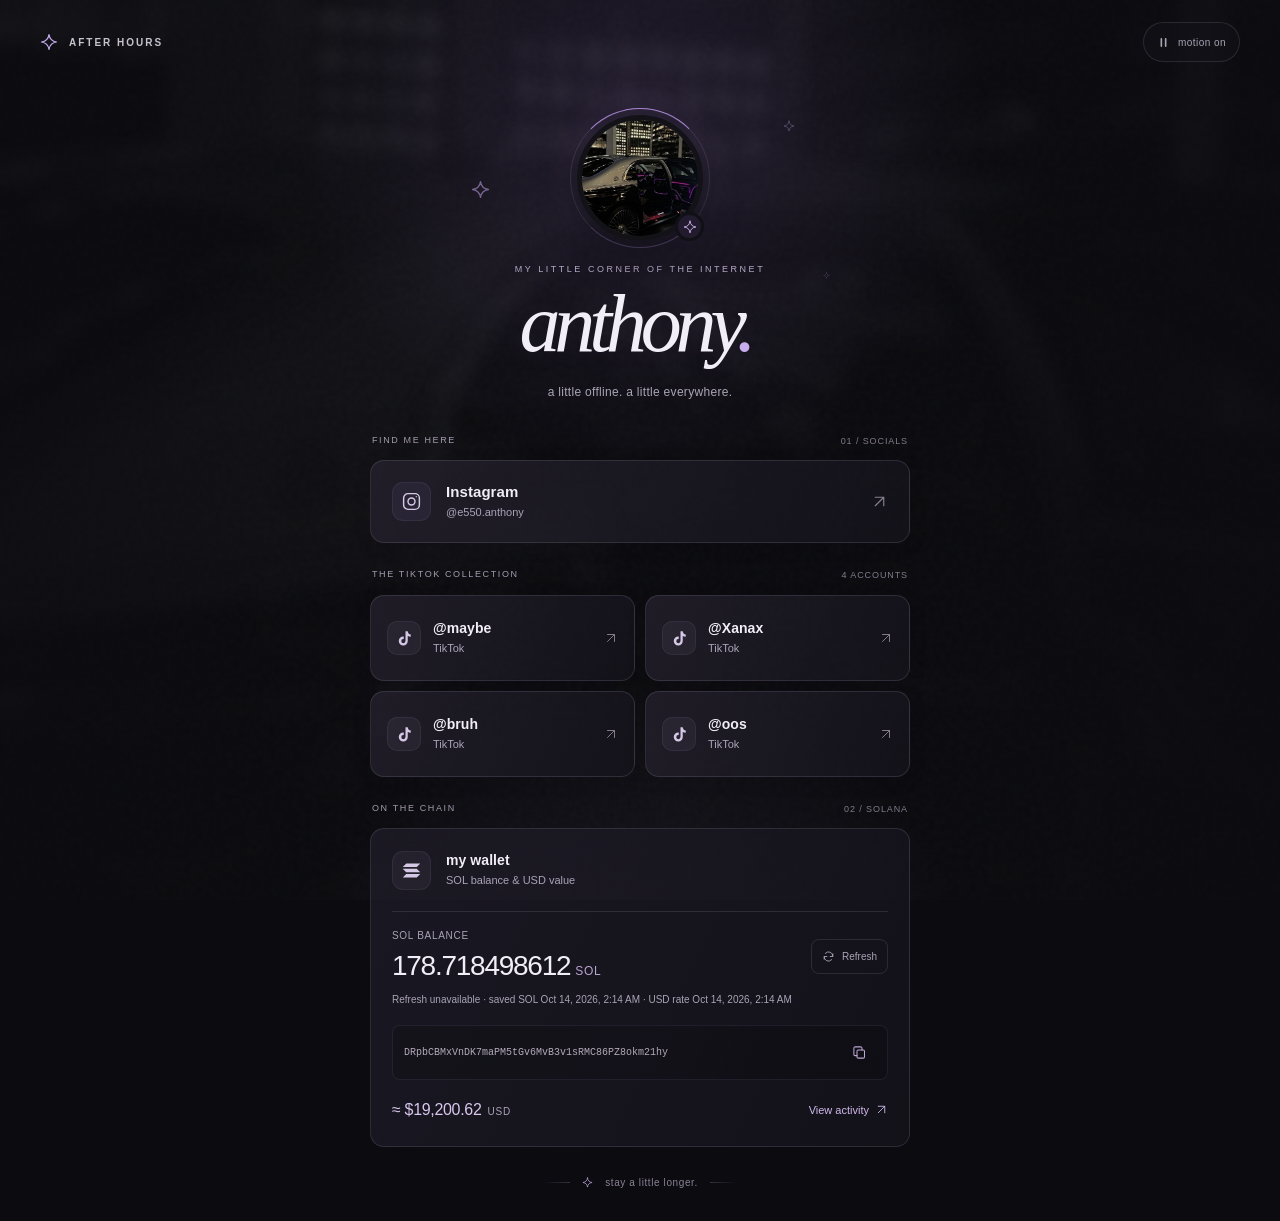
<file: preview.html>
<html lang="en" data-motion="on" style="--pointer-x: 2241px; --pointer-y: 289px;"><head>
  <meta charset="UTF-8">
  <meta name="viewport" content="width=device-width, initial-scale=1">
  <meta name="theme-color" content="#0b0b10">
  <meta name="color-scheme" content="dark">
  <meta name="description" content="A little offline. A little everywhere. Find Anthony on Instagram, TikTok, and Solana.">
  <meta property="og:title" content="anthony. — after hours">
  <meta property="og:description" content="All my links. One little corner of the internet.">
  <meta property="og:type" content="website">
  <meta property="og:url" content="https://anthony-afterdark.anthonylogano461.chatgpt.site">
  <meta property="og:image" content="https://i.pinimg.com/736x/9c/94/fd/9c94fdbdfa1afb3502e335c269d15d0b.jpg">
  <title>anthony. — after hours</title>
  <link rel="icon" href="data:image/svg+xml,%3Csvg xmlns='http://www.w3.org/2000/svg' viewBox='0 0 64 64'%3E%3Crect width='64' height='64' rx='18' fill='%23111118'/%3E%3Ctext x='16' y='47' font-family='Georgia' font-style='italic' font-size='52' fill='%23d5c5ef'%3Ea%3C/text%3E%3C/svg%3E">
  <style>
    :root{--bg:#0b0b10;--fg:#f2eef7;--muted:#aaa4b6;--subtle:#807b8c;--line:rgba(215,205,234,.13);--accent:#c7adee;--panel:rgba(24,23,31,.78);--photo:url('[data-uri]');font-family:Inter,ui-sans-serif,-apple-system,BlinkMacSystemFont,"Segoe UI",sans-serif;color:var(--fg);background:var(--bg);font-synthesis:none}
    *{box-sizing:border-box}
    html{min-width:280px;scroll-behavior:smooth}
    body{margin:0;min-height:100svh;overflow-x:hidden;-webkit-font-smoothing:antialiased}
    a{color:inherit;text-decoration:none;-webkit-tap-highlight-color:transparent}
    button,summary{-webkit-tap-highlight-color:transparent}
    button{font:inherit;color:inherit}
    button,a,summary{touch-action:manipulation}
    ::selection{background:#a386c8;color:#09070e}
    :focus-visible{outline:2px solid var(--accent);outline-offset:5px}
    .icon{width:22px;height:22px;fill:none;stroke:currentColor;stroke-width:1.65;stroke-linecap:round;stroke-linejoin:round;flex-shrink:0}
    .svg-library{position:absolute;width:0;height:0;overflow:hidden}
    .skip{position:fixed;z-index:20;left:20px;top:-80px;padding:12px 18px;background:var(--fg);color:var(--bg);border-radius:8px}
    .skip:focus{top:16px}
    .ambience{position:fixed;inset:0;z-index:-1;pointer-events:none;overflow:hidden;background:var(--bg)}
    .city{position:absolute;inset:-10%;background-image:linear-gradient(180deg,rgba(11,11,16,.55),rgba(11,11,16,.9)),var(--photo);background-size:cover;background-position:center 61%;opacity:.21;filter:grayscale(1) blur(8px);transform:scale(1.05)}
    .bloom{position:absolute;width:750px;height:750px;left:calc(50% - 375px);top:-250px;background:radial-gradient(ellipse,rgba(145,103,195,.16),transparent 65%);animation:breathe 14s ease-in-out infinite alternate}
    .bloom.bottom{top:auto;bottom:-500px;background:radial-gradient(ellipse,rgba(141,121,173,.12),transparent 65%);animation-delay:-7s}
    .grain{position:absolute;inset:0;opacity:.045;background-image:url("data:image/svg+xml,%3Csvg viewBox='0 0 180 180' xmlns='http://www.w3.org/2000/svg'%3E%3Cfilter id='n'%3E%3CfeTurbulence type='fractalNoise' baseFrequency='.83' numOctaves='3' stitchTiles='stitch'/%3E%3C/filter%3E%3Crect width='100%25' height='100%25' opacity='.65' filter='url(%23n)'/%3E%3C/svg%3E")}
    .pointer-light{position:absolute;inset:0;background:radial-gradient(420px circle at var(--pointer-x,50%) var(--pointer-y,30%),rgba(165,139,203,.04),transparent 80%)}
    .dust{position:absolute;inset:0}
    .dust i{position:absolute;left:var(--x);top:110%;width:2px;height:2px;border-radius:50%;background:#d0bce8;opacity:0;animation:drift var(--duration,24s) var(--delay,0s) linear infinite}
    .site-header{width:calc(100% - 80px);max-width:1240px;margin:0 auto;min-height:92px;display:flex;align-items:center;justify-content:space-between;gap:16px}
    .wordmark{display:flex;align-items:center;gap:11px;font-size:10px;font-weight:600;letter-spacing:.2em;color:#c7c2ce}
    .wordmark .icon{width:18px;height:18px;color:var(--accent)}
    .motion-button{display:flex;align-items:center;gap:8px;border:1px solid var(--line);background:rgba(19,18,25,.5);border-radius:99px;padding:9px 13px;min-height:40px;font-size:10px;letter-spacing:.045em;color:var(--muted);cursor:pointer;transition:color .2s,border-color .2s}
    .motion-button:hover{color:var(--fg);border-color:rgba(199,173,238,.4)}
    .motion-button .icon{width:13px;height:13px}
    .page{position:relative;width:calc(100% - 40px);max-width:540px;margin:0 auto;padding:10px 0 0}
    .profile{text-align:center;position:relative;padding:13px 0 31px;animation:arrive .95s .05s both}
    .avatar-scene{position:relative;width:126px;height:126px;margin:0 auto 23px}
    .avatar-halo{position:absolute;inset:-35px;background:radial-gradient(circle,rgba(172,135,219,.17),transparent 67%);animation:breathe 8s ease-in-out infinite alternate}
    .avatar-ring{position:absolute;inset:-7px;border:1px solid rgba(197,172,228,.16);border-radius:50%}
    .avatar-ring::before{content:"";position:absolute;inset:-1px;border:1px solid transparent;border-top-color:#ad8cda;border-bottom-color:rgba(173,140,218,.25);border-radius:50%;animation:orbit 22s linear infinite}
    .avatar{display:block;width:126px;height:126px;object-fit:cover;object-position:50% 67%;border-radius:50%;border:5px solid #13121a;box-shadow:0 12px 36px rgba(0,0,0,.5);position:relative;filter:saturate(.65);transition:filter .6s,transform .6s}
    .avatar-scene:hover .avatar{filter:saturate(1);transform:scale(1.035)}
    .avatar-badge{position:absolute;right:-1px;bottom:0;display:grid;place-items:center;width:29px;height:29px;background:#211b2d;border:3px solid #111016;border-radius:50%;color:#cab0e9}
    .avatar-badge .icon{width:14px;height:14px}
    .eyebrow{margin:0 0 5px;color:#b6a9c8;font-size:9px;letter-spacing:.28em;font-weight:500;text-transform:uppercase}
    h1{font-family:Georgia,"Times New Roman",serif;font-weight:400;font-style:italic;font-size:82px;line-height:1.09;letter-spacing:-.075em;margin:0 0 14px;padding-right:10px;text-shadow:0 2px 30px rgba(195,171,223,.08)}
    h1 span{color:var(--accent)}
    .bio{font-size:12px;font-weight:400;letter-spacing:.025em;color:var(--muted);line-height:1.7;margin:0}
    .flourish{position:absolute;color:#9f85bf;pointer-events:none}
    .flourish.one{left:calc(50% - 169px);top:78px;width:19px;height:19px;opacity:.7;animation:float 8s -2s ease-in-out infinite}
    .flourish.two{right:calc(50% - 155px);top:18px;width:12px;height:12px;opacity:.5;animation:float 9s -5s ease-in-out infinite}
    .flourish.three{right:calc(50% - 190px);top:170px;width:7px;height:7px;opacity:.4;animation:float 10s ease-in-out infinite}
    .section-heading{display:flex;align-items:center;justify-content:space-between;margin:0 2px 13px;gap:16px}
    .section-heading h2{font-size:9px;line-height:1.5;font-weight:500;letter-spacing:.18em;color:#a39aaF;text-transform:uppercase;margin:0}
    .section-heading span{font-size:9px;letter-spacing:.1em;color:var(--subtle)}
    .links-section{animation:arrive .8s .14s both}
    .link-card{position:relative;isolation:isolate;display:flex;align-items:center;gap:15px;min-height:83px;padding:18px 21px;border:1px solid var(--line);border-radius:14px;background:linear-gradient(115deg,rgba(38,34,47,.74),rgba(21,20,28,.79));box-shadow:0 4px 20px rgba(0,0,0,.08);transition:transform .25s,border-color .25s,background .25s,box-shadow .25s;overflow:hidden}
    .link-card::before{content:"";position:absolute;inset:0;z-index:-1;background:radial-gradient(250px circle at var(--card-x,0%) var(--card-y,0%),rgba(164,124,218,.13),transparent 75%);opacity:0;transition:opacity .3s}
    .link-card:hover{transform:translateY(-3px);border-color:rgba(191,158,231,.38);box-shadow:0 9px 27px rgba(0,0,0,.22)}
    .link-card:hover::before{opacity:1}
    .link-card:active{transform:translateY(0) scale(.989)}
    .platform-icon{width:39px;height:39px;flex-shrink:0;border-radius:11px;display:grid;place-items:center;background:rgba(213,195,237,.055);border:1px solid rgba(213,195,237,.07);color:#d5c8e6;transition:background .3s,color .3s}
    .link-card:hover .platform-icon{background:rgba(178,143,220,.12);color:#e4d2fa}
    .platform-icon .icon{width:21px;height:21px}
    .link-copy{display:flex;flex-direction:column;gap:5px;min-width:0}
    .link-title{font-weight:550;font-size:14px;letter-spacing:.005em}
    .link-subtitle{font-size:11px;color:var(--muted);line-height:1.4}
    .arrow{margin-left:auto;flex-shrink:0;width:17px;height:17px;color:#89808f;transition:transform .3s,color .3s}
    .link-card:hover .arrow{transform:translate(2px,-2px);color:var(--accent)}
    .instagram{min-height:83px;margin-bottom:25px}
    .instagram .link-title{font-size:15px}
    .instagram .platform-icon{background:rgba(172,132,222,.075)}
    .tiktok-grid{display:grid;grid-template-columns:repeat(2,minmax(0,1fr));gap:10px}
    .tiktok-grid .link-card{min-height:86px;padding:16px;gap:12px}
    .tiktok-grid .platform-icon{width:34px;height:34px;border-radius:10px}
    .tiktok-grid .platform-icon .icon{width:18px;height:18px}
    .tiktok-grid .arrow{width:14px;height:14px}
    .wallet-section{margin-top:25px;animation:arrive .8s .28s both}
    .wallet{border:1px solid var(--line);border-radius:14px;background:linear-gradient(115deg,rgba(32,29,41,.73),rgba(20,19,27,.82));overflow:hidden;transition:border-color .25s}
    .wallet:hover{border-color:rgba(188,158,225,.3)}
    .wallet-header{display:flex;align-items:center;gap:15px;min-height:82px;padding:17px 21px}
    .wallet-content{padding:0 21px 21px;animation:arrive .35s both}
    .wallet-content-inner{border-top:1px solid var(--line);padding-top:18px}
    .balance-line{display:flex;justify-content:space-between;align-items:center;gap:12px;flex-wrap:wrap}
    .balance-label{display:block;color:var(--muted);font-size:10px;letter-spacing:.07em;margin-bottom:8px}
    .balance{font-size:28px;letter-spacing:-.045em;line-height:1.2;font-variant-numeric:tabular-nums;font-weight:400}
    .balance-unit{font-size:12px;color:#b8a4d1;letter-spacing:.06em;margin-left:5px}
    .refresh{display:flex;align-items:center;justify-content:center;gap:7px;background:transparent;border:1px solid var(--line);min-height:35px;border-radius:8px;padding:8px 10px;font-size:10px;color:var(--muted);cursor:pointer;transition:color .2s,border-color .2s}
    .refresh:hover{color:var(--fg);border-color:#817090}
    .refresh .icon{width:13px;height:13px}
    .refresh:disabled{opacity:.5;cursor:wait}
    .refresh:disabled .icon{animation:orbit 1.6s linear infinite}
    .wallet-status{margin:9px 0 17px;font-size:10px;line-height:1.6;color:var(--muted)}
    .wallet-status[data-state="live"]{color:#bba4d6}
    .address-line{display:flex;align-items:center;gap:8px;padding:10px 11px;border:1px solid rgba(197,177,224,.09);border-radius:8px;background:rgba(0,0,0,.15)}
    .address-line code{font-family:ui-monospace,SFMono-Regular,Consolas,monospace;font-size:10px;line-height:1.7;color:#b4aaba;overflow-wrap:anywhere;flex:1;min-width:0;user-select:all}
    .copy-address{display:grid;place-items:center;flex-shrink:0;width:33px;height:33px;border:0;border-radius:6px;background:transparent;color:#bba6d5;cursor:pointer}
    .copy-address:hover{background:rgba(195,167,231,.09)}
    .copy-address .icon{width:15px;height:15px}
    .wallet-footer{display:flex;justify-content:space-between;align-items:center;gap:8px;margin-top:15px}
    .usd-value{display:flex;align-items:baseline;gap:6px;color:#d9c7ef;font-size:16px;font-variant-numeric:tabular-nums;letter-spacing:-.02em}
    .usd-unit{font-size:10px;letter-spacing:.08em;color:var(--muted)}
    .explorer{display:flex;align-items:center;gap:6px;font-size:11px;color:#d0b9eb;min-height:30px}
    .explorer:hover{text-decoration:underline;text-underline-offset:4px}
    .explorer .icon{width:13px;height:13px}
    .footer{display:flex;justify-content:center;align-items:center;gap:12px;padding:30px 0 33px;color:#8b8296;font-size:10px;letter-spacing:.06em;animation:arrive .8s .36s both}
    .footer::before,.footer::after{content:"";height:1px;width:27px;background:linear-gradient(90deg,transparent,rgba(185,164,210,.25))}
    .footer::after{transform:rotate(180deg)}
    .footer .icon{width:11px;height:11px;color:#bda1dc}
    .toast{position:fixed;z-index:30;bottom:24px;left:50%;max-width:calc(100% - 40px);transform:translate(-50%,20px);opacity:0;pointer-events:none;border:1px solid rgba(205,173,241,.3);background:#211b2b;color:#ecdefd;border-radius:10px;padding:12px 17px;text-align:center;font-size:12px;box-shadow:0 8px 36px #0007;transition:opacity .25s,transform .25s}
    .toast.visible{opacity:1;transform:translate(-50%,0)}
    [hidden]{display:none!important}
    @keyframes arrive{from{opacity:0;transform:translateY(18px);filter:blur(5px)}to{opacity:1;transform:translateY(0);filter:blur(0)}}
    @keyframes orbit{to{transform:rotate(360deg)}}
    @keyframes float{0%,100%{transform:translateY(0) rotate(0deg)}50%{transform:translateY(-12px) rotate(13deg)}}
    @keyframes breathe{from{opacity:.6;transform:scale(.94)}to{opacity:1;transform:scale(1.08)}}
    @keyframes drift{0%{transform:translate(0,0);opacity:0}15%{opacity:.35}80%{opacity:.2}100%{transform:translate(40px,-125vh);opacity:0}}
    html[data-motion="off"] *,html[data-motion="off"] *::before,html[data-motion="off"] *::after{animation:none!important;transition:none!important;scroll-behavior:auto!important}
    html[data-motion="off"] .dust{display:none}
    @media(min-width:1000px){.page{padding-top:18px}.site-header{min-height:84px}.ambience::after{content:"";position:absolute;inset:0;background:linear-gradient(90deg,rgba(11,11,16,.5),transparent 35%,transparent 65%,rgba(11,11,16,.5))}}
    @media(max-width:600px){.site-header{width:calc(100% - 40px);min-height:72px}.wordmark{font-size:9px;gap:8px}.motion-button{font-size:9px;min-height:36px;padding:8px 10px}.page{padding-top:8px}.profile{padding-top:13px;padding-bottom:28px}.avatar-scene,.avatar{width:112px;height:112px}.avatar-scene{margin-bottom:24px}h1{font-size:75px}.bio{font-size:11px}.link-card,.wallet-header{padding-left:17px;padding-right:17px}.wallet-content{padding-left:17px;padding-right:17px}.flourish.one{left:calc(50% - 137px)}.flourish.two{right:calc(50% - 137px)}.flourish.three{right:calc(50% - 155px);top:150px}.footer{padding:27px 0 29px}}
    @media(max-width:370px){.page{width:calc(100% - 28px)}.site-header{width:calc(100% - 28px)}.tiktok-grid{gap:8px}.tiktok-grid .link-card{padding:13px 10px;gap:8px}.tiktok-grid .platform-icon{width:28px;height:28px}.tiktok-grid .link-title{font-size:13px}.tiktok-grid .arrow{width:12px}.flourish.three{display:none}.wallet-footer{flex-wrap:wrap}.balance{font-size:25px}}
    @media(prefers-reduced-motion:reduce){*,*::before,*::after{animation:none!important;transition:none!important;scroll-behavior:auto!important}.dust{display:none}}
  </style>
</head>
<body>
  <a class="skip" href="#links">Skip to links</a>
  <svg class="svg-library" aria-hidden="true" xmlns="http://www.w3.org/2000/svg">
    <symbol id="i-star" viewBox="0 0 24 24"><path d="M12 2c.9 6.2 3.8 9.1 10 10-6.2.9-9.1 3.8-10 10-.9-6.2-3.8-9.1-10-10 6.2-.9 9.1-3.8 10-10Z"></path></symbol>
    <symbol id="i-instagram" viewBox="0 0 24 24"><rect x="3" y="3" width="18" height="18" rx="5"></rect><circle cx="12" cy="12" r="4"></circle><circle cx="17.5" cy="6.5" r=".75" fill="currentColor" stroke="none"></circle></symbol>
    <symbol id="i-tiktok" viewBox="0 0 24 24"><path d="M14 3h3c.2 2.5 1.6 4 4 4.3v3.1a9.8 9.8 0 0 1-4-1.2V16a6 6 0 1 1-6-6h.7v3.3H11a2.8 2.8 0 1 0 3 2.8V3Z" fill="currentColor" stroke="none"></path></symbol>
    <symbol id="i-arrow" viewBox="0 0 24 24"><path d="M6 18 18 6M6 6h12v12"></path></symbol>
    <symbol id="i-chevron" viewBox="0 0 24 24"><path d="m6 9 6 6 6-6"></path></symbol>
    <symbol id="i-solana" viewBox="0 0 24 24"><path d="M6 5h16l-4 4H2l4-4Zm12 6H2l4 4h16l-4-4ZM6 17h16l-4 4H2l4-4Z" fill="currentColor" stroke="none" transform="translate(0 -1)"></path></symbol>
    <symbol id="i-copy" viewBox="0 0 24 24"><rect x="8" y="8" width="12" height="13" rx="2"></rect><path d="M16 8V5a2 2 0 0 0-2-2H5a2 2 0 0 0-2 2v10a2 2 0 0 0 2 2h3"></path></symbol>
    <symbol id="i-refresh" viewBox="0 0 24 24"><path d="M20 7v5h-5M4 17v-5h5"></path><path d="M6.1 6.1A8 8 0 0 1 20 12M4 12a8 8 0 0 0 13.9 5.9"></path></symbol>
    <symbol id="i-eye" viewBox="0 0 24 24"><path d="M2 12s3.5-7 10-7 10 7 10 7-3.5 7-10 7S2 12 2 12Z"></path><circle cx="12" cy="12" r="3"></circle></symbol>
    <symbol id="i-pause" viewBox="0 0 24 24"><path d="M8 5v14M16 5v14" stroke-width="3"></path></symbol>
    <symbol id="i-play" viewBox="0 0 24 24"><path d="m8 4 12 8-12 8V4Z"></path></symbol>
  </svg>
  <div class="ambience" aria-hidden="true">
    <div class="city"></div><div class="bloom"></div><div class="bloom bottom"></div><div class="pointer-light"></div><div class="grain"></div>
    <div class="dust">
      <i style="--x:9%;--duration:27s;--delay:-5s"></i><i style="--x:18%;--duration:32s;--delay:-19s"></i><i style="--x:26%;--duration:29s;--delay:-9s"></i><i style="--x:35%;--duration:35s;--delay:-23s"></i><i style="--x:43%;--duration:26s;--delay:-17s"></i><i style="--x:53%;--duration:33s;--delay:-7s"></i><i style="--x:61%;--duration:31s;--delay:-26s"></i><i style="--x:70%;--duration:28s;--delay:-12s"></i><i style="--x:79%;--duration:36s;--delay:-3s"></i><i style="--x:90%;--duration:30s;--delay:-21s"></i>
    </div>
  </div>
  <header class="site-header">
    <span class="wordmark"><svg class="icon" aria-hidden="true"><use href="#i-star"></use></svg> AFTER HOURS</span>
    <button class="motion-button" id="motion-toggle" type="button" aria-label="Pause animations" aria-pressed="false"><svg class="icon" aria-hidden="true"><use id="motion-icon" href="#i-pause"></use></svg><span id="motion-label">motion on</span></button>
  </header>
  <main class="page">
    <section class="profile" aria-labelledby="name">
      <svg class="icon flourish one" aria-hidden="true"><use href="#i-star"></use></svg><svg class="icon flourish two" aria-hidden="true"><use href="#i-star"></use></svg><svg class="icon flourish three" aria-hidden="true"><use href="#i-star"></use></svg>
      <div class="avatar-scene">
        <div class="avatar-halo" aria-hidden="true"></div><div class="avatar-ring" aria-hidden="true"></div>
        <img class="avatar" src="[data-uri]" width="126" height="126" alt="Anthony’s chosen profile image: a Mercedes at night beneath city lights" fetchpriority="high">
        <span class="avatar-badge" aria-hidden="true"><svg class="icon"><use href="#i-star"></use></svg></span>
      </div>
      <p class="eyebrow">my little corner of the internet</p>
      <h1 id="name">anthony<span>.</span></h1>
      <p class="bio">a little offline. a little everywhere.</p>
    </section>
    <nav class="links-section" id="links" aria-label="Anthony’s social links">
      <div class="section-heading"><h2>Find me here</h2><span>01 / SOCIALS</span></div>
      <a class="link-card instagram" href="https://www.instagram.com/e550.anthony" target="_blank" rel="noopener noreferrer" aria-label="Instagram @e550.anthony (opens in a new tab)" style="--card-x: 525px; --card-y: 49.734375px;">
        <span class="platform-icon"><svg class="icon" aria-hidden="true"><use href="#i-instagram"></use></svg></span>
        <span class="link-copy"><span class="link-title">Instagram</span><span class="link-subtitle">@e550.anthony</span></span>
        <svg class="icon arrow" aria-hidden="true"><use href="#i-arrow"></use></svg>
      </a>
      <div class="section-heading"><h2>The TikTok collection</h2><span>4 ACCOUNTS</span></div>
      <div class="tiktok-grid">
        <a class="link-card" href="https://www.tiktok.com/@MS4wLjABAAAAyStJx8I_Yf5FX8GsidEdbgM29Dx3rZVBmBZLz50Xqb5tMDrFjFGRm9e6q_hC1zBP?_r=1&amp;_t=ZS-9AXIVId7ROX" target="_blank" rel="noopener noreferrer" aria-label="TikTok @maybe (opens in a new tab)"><span class="platform-icon"><svg class="icon" aria-hidden="true"><use href="#i-tiktok"></use></svg></span><span class="link-copy"><span class="link-title">@maybe</span><span class="link-subtitle">TikTok</span></span><svg class="icon arrow" aria-hidden="true"><use href="#i-arrow"></use></svg></a>
        <a class="link-card" href="https://www.tiktok.com/@MS4wLjABAAAA2oAdlLppJ1IHHbcZt9Ak5zI2n92hcf8u0BVQqTa2jOh_PjDLXil3DepoulXt6Mf8?_r=1&amp;_t=ZS-9AXIWPrIFsa" target="_blank" rel="noopener noreferrer" aria-label="TikTok @Xanax (opens in a new tab)" style="--card-x: 58px; --card-y: 7.234375px;"><span class="platform-icon"><svg class="icon" aria-hidden="true"><use href="#i-tiktok"></use></svg></span><span class="link-copy"><span class="link-title">@Xanax</span><span class="link-subtitle">TikTok</span></span><svg class="icon arrow" aria-hidden="true"><use href="#i-arrow"></use></svg></a>
        <a class="link-card" href="https://www.tiktok.com/@MS4wLjABAAAAL9obWwY05dlsg3uxKixtBVUZhJk6pJItNu4krqFrpnzl2o20H940krpnglMAuuHt?_r=1&amp;_t=ZS-9AXIa3fAeAe" target="_blank" rel="noopener noreferrer" aria-label="TikTok @bruh (opens in a new tab)" style="--card-x: 105px; --card-y: 42.234375px;"><span class="platform-icon"><svg class="icon" aria-hidden="true"><use href="#i-tiktok"></use></svg></span><span class="link-copy"><span class="link-title">@bruh</span><span class="link-subtitle">TikTok</span></span><svg class="icon arrow" aria-hidden="true"><use href="#i-arrow"></use></svg></a>
        <a class="link-card" href="https://www.tiktok.com/@MS4wLjABAAAAAgChOXeFHD-Ji7FxyBAUQ4keyWjlFKhp7n2J8iYkkJWS0CLRwd5pFhoEFN5CDXo8?_r=1&amp;_t=ZS-9AXIZzSbuhJ" target="_blank" rel="noopener noreferrer" aria-label="TikTok @oos (opens in a new tab)"><span class="platform-icon"><svg class="icon" aria-hidden="true"><use href="#i-tiktok"></use></svg></span><span class="link-copy"><span class="link-title">@oos</span><span class="link-subtitle">TikTok</span></span><svg class="icon arrow" aria-hidden="true"><use href="#i-arrow"></use></svg></a>
      </div>
    </nav>
    <section class="wallet-section" aria-labelledby="wallet-heading">
      <div class="section-heading"><h2 id="wallet-heading">On the chain</h2><span>02 / SOLANA</span></div>
      <div class="wallet" id="wallet" role="region" aria-labelledby="wallet-title">
        <div class="wallet-header"><span class="platform-icon"><svg class="icon" aria-hidden="true"><use href="#i-solana"></use></svg></span><span class="link-copy"><span class="link-title" id="wallet-title">my wallet</span><span class="link-subtitle">SOL balance &amp; USD value</span></span></div>
        <div class="wallet-content"><div class="wallet-content-inner">
          <div class="balance-line"><div><span class="balance-label">SOL BALANCE</span><div><span class="balance" id="sol-balance">144.666632595</span><span class="balance-unit">SOL</span></div></div><button class="refresh" id="refresh-wallet" type="button"><svg class="icon" aria-hidden="true"><use href="#i-refresh"></use></svg>Refresh</button></div>
          <p class="wallet-status" id="wallet-status" role="status" aria-live="polite" data-state="live">Updated 4:06 PM · refreshes every minute</p>
          <div class="address-line"><code id="wallet-address">DRpbCBMxVnDK7maPM5tGv6MvB3v1sRMC86PZ8okm21hy</code><button class="copy-address" id="copy-address" type="button" aria-label="Copy Solana wallet address" title="Copy address"><svg class="icon" aria-hidden="true"><use href="#i-copy"></use></svg></button></div>
          <div class="wallet-footer"><span class="usd-value" title="Estimated value of the SOL balance using Coinbase’s SOL/USD spot price"><span id="usd-balance" title="SOL balance: Oct 17, 2026, 4:06 PM. USD rate: Oct 17, 2026, 4:06 PM.">≈ $14,895.60</span><span class="usd-unit">USD</span></span><a class="explorer" href="https://solscan.io/account/DRpbCBMxVnDK7maPM5tGv6MvB3v1sRMC86PZ8okm21hy" target="_blank" rel="noopener noreferrer" aria-label="View this wallet’s balance and transaction history on Solscan (opens in a new tab)">View activity<svg class="icon" aria-hidden="true"><use href="#i-arrow"></use></svg></a></div>
        </div></div>
      </div>
    </section>
    <footer class="footer"><svg class="icon" aria-hidden="true"><use href="#i-star"></use></svg><span>stay a little longer.</span></footer>
  </main>
  <div class="toast" id="toast" role="status" aria-live="polite"></div>
  <script>
    (() => {
      'use strict';
      const root = document.documentElement;
      const reducedMotion = window.matchMedia('(prefers-reduced-motion: reduce)');
      const motionButton = document.getElementById('motion-toggle');
      let paused = reducedMotion.matches;
      try { paused = paused || localStorage.getItem('anthony-motion') === 'off'; } catch (_) {}
      function setMotion(value) {
        paused = value;
        root.dataset.motion = paused ? 'off' : 'on';
        motionButton.setAttribute('aria-pressed', String(paused));
        motionButton.setAttribute('aria-label', paused ? 'Resume animations' : 'Pause animations');
        document.getElementById('motion-label').textContent = paused ? 'motion off' : 'motion on';
        document.getElementById('motion-icon').setAttribute('href', paused ? '#i-play' : '#i-pause');
      }
      setMotion(paused);
      motionButton.hidden = false;
      motionButton.addEventListener('click', () => {
        if (reducedMotion.matches && paused) {
          toast('Reduced motion is enabled in your device settings.');
          return;
        }
        setMotion(!paused);
        try { localStorage.setItem('anthony-motion', paused ? 'off' : 'on'); } catch (_) {}
      });
      reducedMotion.addEventListener('change', () => {
        let savedPause = false;
        try { savedPause = localStorage.getItem('anthony-motion') === 'off'; } catch (_) {}
        setMotion(reducedMotion.matches || savedPause);
      });
      if (window.matchMedia('(hover: hover) and (pointer: fine)').matches) {
        let queued = false, pointerX = 0, pointerY = 0;
        window.addEventListener('pointermove', event => {
          if (paused) return;
          pointerX = event.clientX; pointerY = event.clientY;
          if (queued) return;
          queued = true;
          requestAnimationFrame(() => {
            root.style.setProperty('--pointer-x', pointerX + 'px');
            root.style.setProperty('--pointer-y', pointerY + 'px');
            queued = false;
          });
        }, { passive: true });
        document.querySelectorAll('.link-card').forEach(card => {
          card.addEventListener('pointermove', event => {
            if (paused) return;
            const bounds = card.getBoundingClientRect();
            card.style.setProperty('--card-x', (event.clientX - bounds.left) + 'px');
            card.style.setProperty('--card-y', (event.clientY - bounds.top) + 'px');
          }, { passive: true });
        });
      }
      let toastTimer;
      function toast(message) {
        const element = document.getElementById('toast');
        clearTimeout(toastTimer);
        element.textContent = message;
        element.classList.add('visible');
        toastTimer = setTimeout(() => element.classList.remove('visible'), 3200);
      }
      // Public balance display. No wallet connection, signing, or private keys.
      const ADDRESS = 'DRpbCBMxVnDK7maPM5tGv6MvB3v1sRMC86PZ8okm21hy';
      const RPC_ENDPOINTS = ['https://solana-rpc.publicnode.com', 'https://api.mainnet-beta.solana.com'];
      const PRICE_ENDPOINT = 'https://api.coinbase.com/v2/prices/SOL-USD/spot';
      const CACHE_KEY = 'anthony-wallet-v2-' + ADDRESS;
      // Verified public data captured when this HTML was saved. Live requests replace it.
      const snapshot = { sol: 178.718498612, usdPrice: 107.435, balanceAt: Date.parse('2026-10-14T02:14:23Z'), priceAt: Date.parse('2026-10-14T02:14:23Z') };
      const refresh = document.getElementById('refresh-wallet');
      const balance = document.getElementById('sol-balance');
      const usdBalance = document.getElementById('usd-balance');
      const status = document.getElementById('wallet-status');
      const copy = document.getElementById('copy-address');
      let fetching = false, refreshTimer;
      let solValue = snapshot.sol, usdPrice = snapshot.usdPrice;
      let lastUpdated = snapshot.balanceAt, priceUpdated = snapshot.priceAt;
      const validTime = value => Number.isFinite(value) && value > 0 && value <= Date.now() + 300000;
      try {
        const cached = JSON.parse(localStorage.getItem(CACHE_KEY));
        if (cached && cached.address === ADDRESS) {
          if (Number.isFinite(cached.sol) && cached.sol >= 0 && validTime(cached.balanceAt) && cached.balanceAt > lastUpdated) {
            solValue = cached.sol; lastUpdated = cached.balanceAt;
          }
          if (Number.isFinite(cached.usdPrice) && cached.usdPrice > 0 && validTime(cached.priceAt) && cached.priceAt > priceUpdated) {
            usdPrice = cached.usdPrice; priceUpdated = cached.priceAt;
          }
        }
      } catch (_) {}
      function timestamp(value) {
        return new Date(value).toLocaleString([], { month: 'short', day: 'numeric', year: 'numeric', hour: 'numeric', minute: '2-digit' });
      }
      function renderBalances() {
        balance.textContent = solValue.toLocaleString(undefined, { maximumFractionDigits: 9 });
        usdBalance.textContent = '≈ ' + (solValue * usdPrice).toLocaleString('en-US', { style: 'currency', currency: 'USD' });
        usdBalance.title = 'SOL balance: ' + timestamp(lastUpdated) + '. USD rate: ' + timestamp(priceUpdated) + '.';
      }
      function saveValues() {
        try { localStorage.setItem(CACHE_KEY, JSON.stringify({ address: ADDRESS, sol: solValue, usdPrice, balanceAt: lastUpdated, priceAt: priceUpdated })); } catch (_) {}
      }
      renderBalances();
      status.textContent = 'Saved values · SOL ' + timestamp(lastUpdated) + ' · USD rate ' + timestamp(priceUpdated);
      refresh.hidden = false;
      copy.hidden = false;
      async function fetchBalance(endpoint) {
        const controller = new AbortController();
        const timeout = setTimeout(() => controller.abort(), 6500);
        try {
          const response = await fetch(endpoint, {
            method: 'POST',
            headers: { 'Content-Type': 'application/json' },
            body: JSON.stringify({ jsonrpc: '2.0', id: 1, method: 'getBalance', params: [ADDRESS, { commitment: 'confirmed' }] }),
            signal: controller.signal,
            credentials: 'omit',
            cache: 'no-store'
          });
          if (!response.ok) throw new Error('Balance provider unavailable');
          const data = await response.json();
          if (data.error || !data.result || !Number.isSafeInteger(data.result.value) || data.result.value < 0) throw new Error('Invalid balance response');
          return data.result.value / 1e9;
        } finally { clearTimeout(timeout); }
      }
      async function getSolBalance() {
        for (const endpoint of RPC_ENDPOINTS) {
          try { return await fetchBalance(endpoint); } catch (_) {}
        }
        throw new Error('Balance providers unavailable');
      }
      async function fetchUsdPrice() {
        const controller = new AbortController();
        const timeout = setTimeout(() => controller.abort(), 6500);
        try {
          const response = await fetch(PRICE_ENDPOINT, { signal: controller.signal, credentials: 'omit', cache: 'no-store' });
          if (!response.ok) throw new Error('USD price unavailable');
          const data = await response.json();
          const price = Number(data.data && data.data.amount);
          if (!data.data || data.data.base !== 'SOL' || data.data.currency !== 'USD' || !Number.isFinite(price) || price <= 0) throw new Error('Invalid USD price');
          return price;
        } finally { clearTimeout(timeout); }
      }
      async function updateBalance() {
        if (fetching || document.hidden) return;
        fetching = true;
        refresh.disabled = true;
        status.textContent = 'Updating… showing saved SOL from ' + timestamp(lastUpdated) + ' and USD rate from ' + timestamp(priceUpdated);
        status.dataset.state = 'loading';
        try {
          const [solResult, priceResult] = await Promise.allSettled([getSolBalance(), fetchUsdPrice()]);
          const solFresh = solResult.status === 'fulfilled';
          const priceFresh = priceResult.status === 'fulfilled';
          if (solFresh) { solValue = solResult.value; lastUpdated = Date.now(); }
          if (priceFresh) { usdPrice = priceResult.value; priceUpdated = Date.now(); }
          renderBalances();
          saveValues();
          if (solFresh && priceFresh) {
            status.textContent = 'Updated ' + new Date(lastUpdated).toLocaleTimeString([], { hour: 'numeric', minute: '2-digit' }) + ' · refreshes every minute';
            status.dataset.state = 'live';
          } else if (solFresh) {
            status.textContent = 'SOL updated · USD rate last updated ' + timestamp(priceUpdated);
            status.dataset.state = 'partial';
          } else if (priceFresh) {
            status.textContent = 'USD rate updated · SOL balance last updated ' + timestamp(lastUpdated);
            status.dataset.state = 'partial';
          } else {
            status.textContent = 'Refresh unavailable · saved SOL ' + timestamp(lastUpdated) + ' · USD rate ' + timestamp(priceUpdated);
            status.dataset.state = 'offline';
          }
        } finally {
          fetching = false;
          refresh.disabled = false;
        }
      }
      function scheduleRefresh() {
        clearInterval(refreshTimer);
        if (!document.hidden) {
          updateBalance();
          refreshTimer = setInterval(updateBalance, 60000);
        }
      }
      document.addEventListener('visibilitychange', scheduleRefresh);
      window.addEventListener('online', scheduleRefresh);
      refresh.addEventListener('click', updateBalance);
      scheduleRefresh();
      copy.addEventListener('click', async () => {
        try {
          if (!navigator.clipboard || !window.isSecureContext) throw new Error('Clipboard unavailable');
          await navigator.clipboard.writeText(ADDRESS);
          toast('Wallet address copied.');
        } catch (_) {
          const range = document.createRange();
          range.selectNodeContents(document.getElementById('wallet-address'));
          const selection = window.getSelection();
          if (selection) { selection.removeAllRanges(); selection.addRange(range); }
          toast('Address selected — press and hold or use Copy.');
        }
      });
    })();
  </script>


</body></html>
</file>
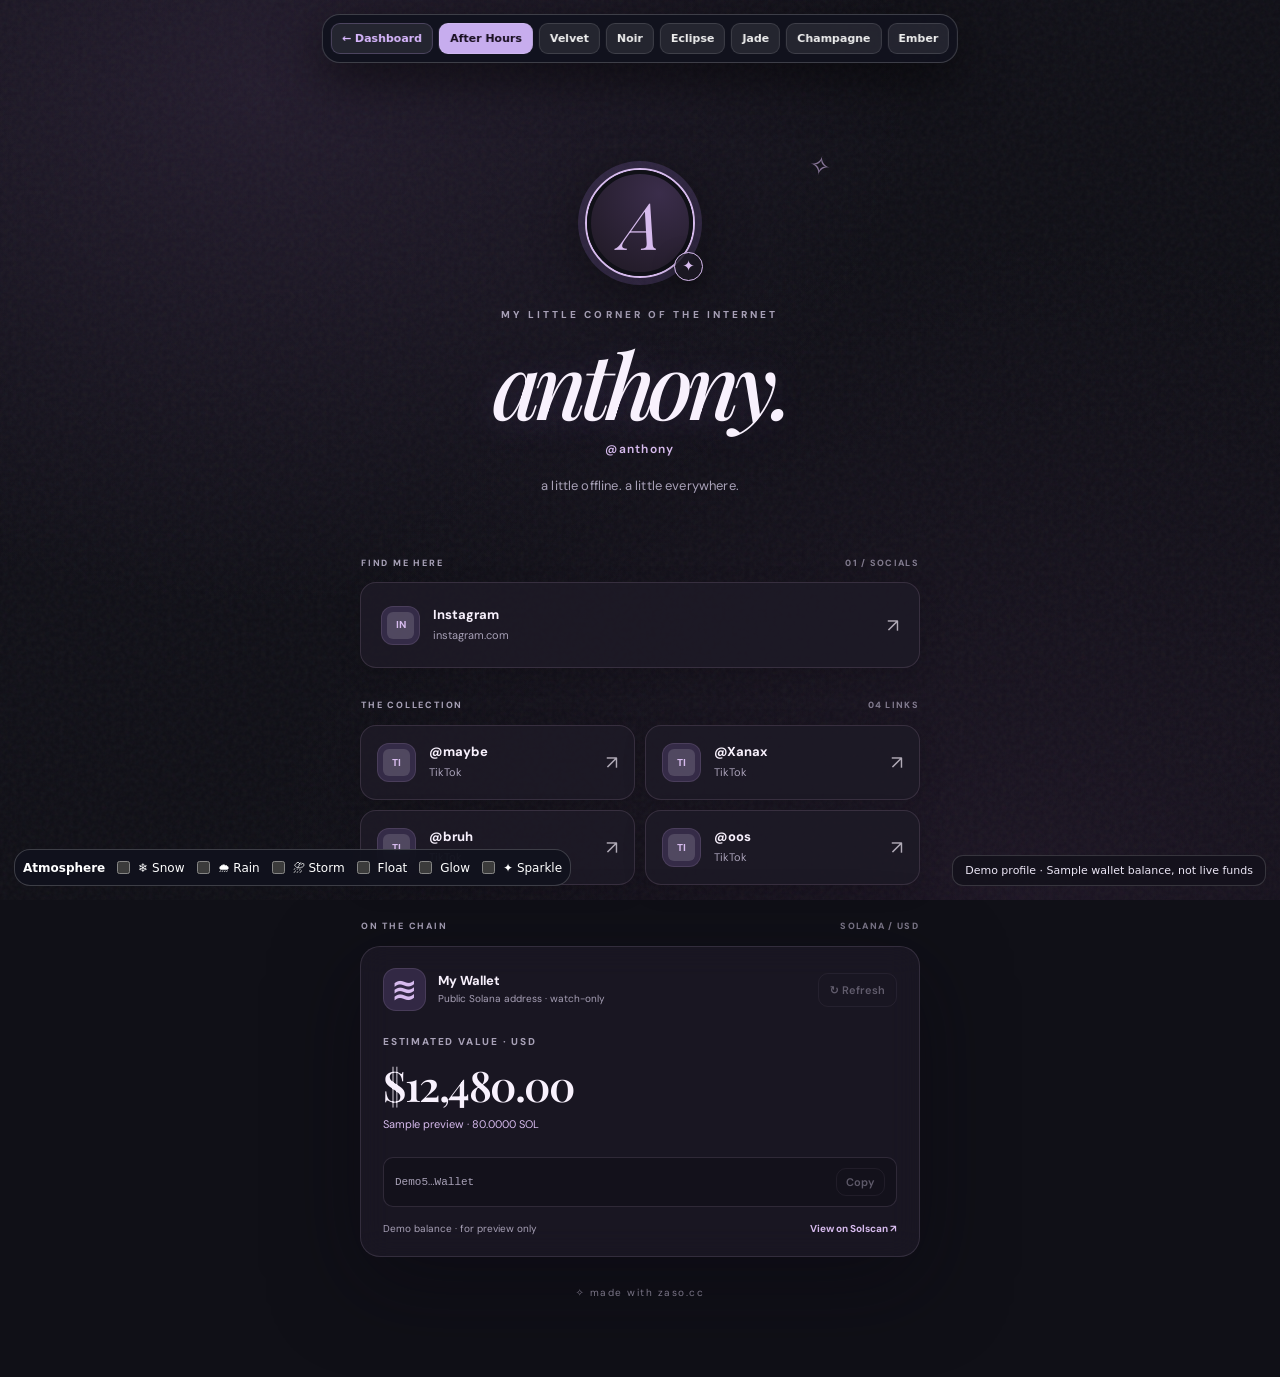
<file: template-preview.html>
<!doctype html>
<html lang="en">
<head>
<meta charset="utf-8"><meta name="viewport" content="width=device-width,initial-scale=1">
<title>Explore profile templates — zaso.cc</title>
<link rel="stylesheet" href="templates.css"><link rel="stylesheet" href="social.css"><link rel="stylesheet" href="effects.css">
<style>
*{box-sizing:border-box}body{margin:0}.preview-nav{position:fixed;z-index:12;top:14px;left:50%;transform:translateX(-50%);display:flex;align-items:center;gap:6px;flex-wrap:wrap;justify-content:center;background:#11121ef2;border:1px solid #ffffff30;border-radius:18px;padding:8px;backdrop-filter:blur(22px);box-shadow:0 15px 50px #0008;width:max-content;max-width:calc(100% - 24px)}.preview-nav button,.preview-nav a{font:700 11px system-ui;color:#eee;background:#ffffff15;border:1px solid #ffffff20;padding:8px 10px;border-radius:9px;cursor:pointer;text-decoration:none;white-space:nowrap}.preview-nav button[aria-pressed="true"]{background:#c7adee;color:#180e20}.preview-nav .back{color:#d9b8ff;border-color:#a48ec850}.profile-stage{padding-top:142px;min-height:100vh}.preview-note{position:fixed;z-index:11;bottom:14px;right:14px;padding:8px 12px;color:#ebe6f5;background:#14121cde;border:1px solid #ffffff26;border-radius:11px;font:11px system-ui;backdrop-filter:blur(12px)}.preview-tools{position:fixed;z-index:11;bottom:14px;left:14px;max-width:calc(100% - 28px)}.zaso-preview-settings{position:static}.z-demo .creator-links a{cursor:default}@media(max-width:840px){.preview-nav{width:calc(100% - 18px)}.profile-stage{padding-top:175px}}@media(max-width:530px){.profile-stage{padding-top:225px}.preview-nav button{font-size:10px;padding:7px}.preview-note{position:relative;display:block;bottom:auto;right:auto;text-align:center;border-radius:0}.preview-tools{bottom:10px}.zaso-preview-settings{font-size:10px;gap:5px}}
</style>
</head>
<body>
<nav class="preview-nav" id="nav" aria-label="Template selection"><a class="back" href="dashboard.html">← Dashboard</a></nav>
<div class="preview-tools"><div class="zaso-preview-settings" id="effectPanel"><strong>Atmosphere</strong><label><input type="checkbox" data-fx="snow"> ❄ Snow</label><label><input type="checkbox" data-fx="rain"> 🌧 Rain</label><label><input type="checkbox" data-fx="storm"> ⛈ Storm</label><label><input type="checkbox" data-fx="floating"> Float</label><label><input type="checkbox" data-fx="glow"> Glow</label><label><input type="checkbox" data-fx="sparkle"> ✦ Sparkle</label></div></div>
<main id="stage" class="profile-stage" data-template="afterhours"><section class="creator" aria-live="polite"></section></main>
<div class="preview-note">Demo profile · Sample wallet balance, not live funds</div>
<script src="social.js"></script><script src="wallet.js"></script><script src="profile-renderer.js"></script><script src="effects.js"></script>
<script>
const stage=document.getElementById('stage');const nav=document.getElementById('nav');const buttons=[];
function choose(id){
 id=ZasoProfiles.canonical(id);
 ZasoProfiles.render(stage,ZasoProfiles.demoProfile(id),ZasoProfiles.demoLinks(),{demo:true,showAd:false});
 const url=new URL(location.href);url.searchParams.set('t',id);history.replaceState(null,'',url);
 buttons.forEach(b=>b.setAttribute('aria-pressed',String(b.dataset.id===id)));
}
for(const template of ZasoProfiles.TEMPLATES){
 const b=document.createElement('button');b.type='button';b.textContent=template.name;b.dataset.id=template.id;b.onclick=()=>choose(template.id);nav.append(b);buttons.push(b);
}
choose(new URLSearchParams(location.search).get('t')||'afterhours');
const fxChecks=[...document.querySelectorAll('[data-fx]')];
function updateFx(){
 const selected=fxChecks.filter(x=>x.checked).map(x=>x.dataset.fx);
 ZasoEffects.apply({weather:selected.includes('storm')?'storm':selected.includes('rain')?'rain':selected.includes('snow')?'snow':'none',floating:selected.includes('floating'),glow:selected.includes('glow'),sparkle:selected.includes('sparkle')});
}
fxChecks.forEach(x=>x.addEventListener('change',()=>{
 if(x.checked&&['snow','rain','storm'].includes(x.dataset.fx))fxChecks.filter(y=>['snow','rain','storm'].includes(y.dataset.fx)&&y!==x).forEach(y=>y.checked=false);
 updateFx();
}));updateFx();
</script>
</body></html>
</file>
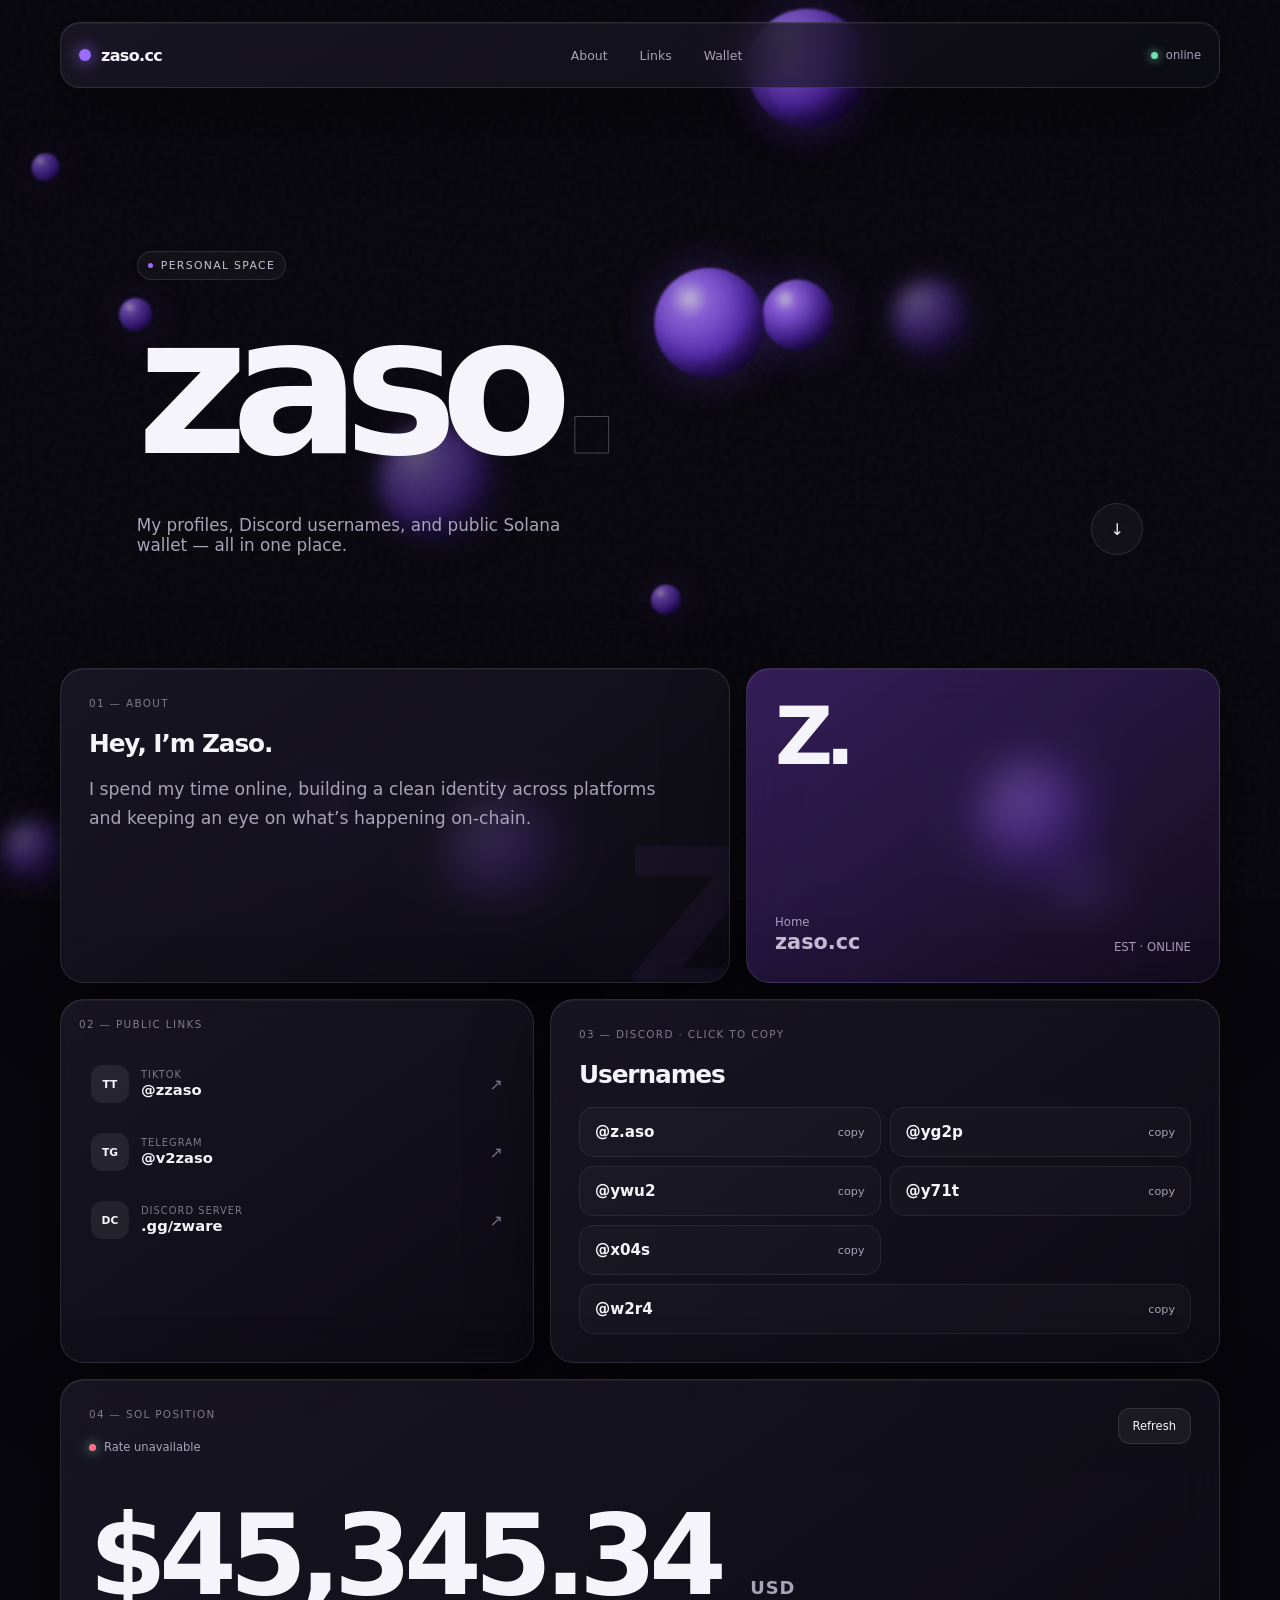
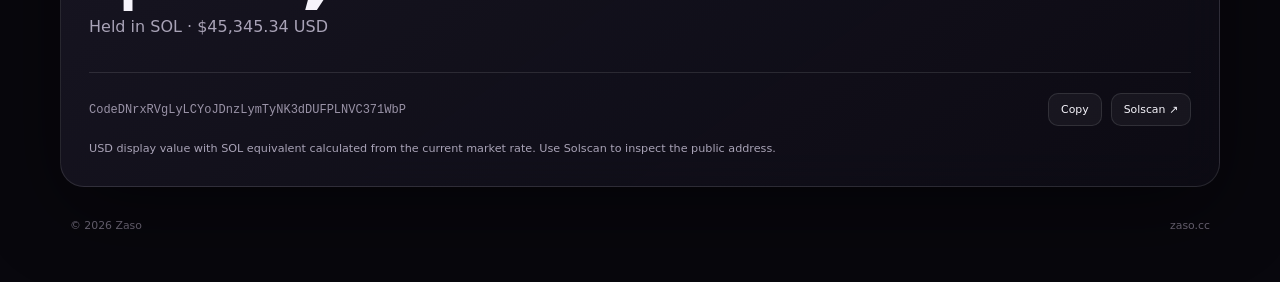
<file: zaso.html>
<!doctype html>
<html lang="en">
<head>
  <meta charset="utf-8">
  <meta name="viewport" content="width=device-width,initial-scale=1">
  <meta name="theme-color" content="#08070d">
  <meta name="description" content="Zaso — links, profiles, and Solana wallet tracker.">
  <title>Zaso</title>
  <style>
    :root{--bg:#08070d;--card:rgba(19,17,29,.72);--card2:rgba(29,25,43,.65);--stroke:rgba(255,255,255,.11);--text:#f6f4fb;--muted:#a9a3b7;--purple:#9b6cff;--purple2:#6e42dd;--green:#70e0ae;--shadow:0 24px 80px rgba(0,0,0,.45)}
    *{box-sizing:border-box}html{scroll-behavior:smooth}body{margin:0;min-height:100vh;background:var(--bg);color:var(--text);font-family:Inter,ui-sans-serif,system-ui,-apple-system,BlinkMacSystemFont,"Segoe UI",sans-serif;overflow-x:hidden}button,a{font:inherit}a{color:inherit;text-decoration:none}button{color:inherit}
    .orb-field{position:fixed;inset:0;overflow:hidden;pointer-events:none;z-index:0}.orb{position:absolute;border-radius:50%;will-change:transform;filter:blur(1px);background:radial-gradient(circle at 32% 28%,#d9c6ff 0 3%,#a472ff 18%,#6d35dc 55%,#260b5f 78%,transparent 80%);box-shadow:0 0 50px rgba(136,78,255,.32),inset -12px -14px 25px rgba(15,3,42,.55);opacity:.82}.orb.blur{filter:blur(9px);opacity:.42}.noise{position:fixed;inset:0;z-index:1;pointer-events:none;opacity:.035;background-image:url("data:image/svg+xml,%3Csvg viewBox='0 0 180 180' xmlns='http://www.w3.org/2000/svg'%3E%3Cfilter id='n'%3E%3CfeTurbulence type='fractalNoise' baseFrequency='.85' numOctaves='3' stitchTiles='stitch'/%3E%3C/filter%3E%3Crect width='100%25' height='100%25' filter='url(%23n)'/%3E%3C/svg%3E")}
    .site{position:relative;z-index:2;width:min(1160px,calc(100% - 36px));margin:auto;padding:22px 0 50px}.glass{background:linear-gradient(145deg,rgba(28,25,40,.82),rgba(14,13,22,.72));border:1px solid var(--stroke);box-shadow:var(--shadow),inset 0 1px 0 rgba(255,255,255,.05);backdrop-filter:blur(22px);-webkit-backdrop-filter:blur(22px)}
    nav{height:66px;border-radius:20px;padding:0 18px;display:flex;align-items:center;justify-content:space-between;position:sticky;top:18px;z-index:9}.logo{display:flex;align-items:center;gap:10px;font-weight:750;letter-spacing:-.04em}.logo-dot{width:12px;height:12px;border-radius:50%;background:var(--purple);box-shadow:0 0 16px var(--purple)}.navlinks{display:flex;gap:6px}.navlinks a{padding:9px 13px;border-radius:12px;color:var(--muted);font-size:.78rem}.navlinks a:hover{background:rgba(255,255,255,.06);color:white}.available{display:flex;align-items:center;gap:8px;color:var(--muted);font-size:.72rem}.available i{width:7px;height:7px;border-radius:50%;background:var(--green);box-shadow:0 0 10px var(--green)}
    .hero{min-height:580px;padding:100px 6vw 50px;display:flex;flex-direction:column;justify-content:center;position:relative}.tag{display:inline-flex;align-items:center;gap:8px;width:max-content;padding:7px 10px;border:1px solid var(--stroke);background:rgba(255,255,255,.035);border-radius:99px;color:#c8c1d5;font-size:.68rem;text-transform:uppercase;letter-spacing:.12em}.tag:before{content:"";width:5px;height:5px;border-radius:50%;background:var(--purple)}h1{font-size:clamp(5rem,16vw,12rem);line-height:.8;letter-spacing:-.09em;margin:30px 0 40px;font-weight:760}h1 span{color:transparent;-webkit-text-stroke:1px rgba(255,255,255,.25)}.intro{display:flex;justify-content:space-between;align-items:end;gap:40px}.intro p{max-width:470px;color:var(--muted);font-size:1.05rem;margin:0}.down{width:52px;height:52px;border:1px solid var(--stroke);border-radius:50%;display:grid;place-items:center;background:rgba(255,255,255,.035);transition:.2s}.down:hover{background:var(--purple);transform:translateY(3px)}
    .grid{display:grid;grid-template-columns:repeat(12,1fr);gap:16px}.tile{border-radius:24px;padding:28px;min-height:220px;position:relative;overflow:hidden;transition:transform .25s ease,border-color .25s}.tile:hover{transform:translateY(-4px);border-color:rgba(158,110,255,.4)}.tile h2{font-size:1.55rem;letter-spacing:-.045em;margin:0}.tile p{color:var(--muted);line-height:1.65}.tile-label{font-size:.65rem;text-transform:uppercase;letter-spacing:.13em;color:#817990;margin-bottom:20px}.about{grid-column:span 7;min-height:315px}.about p{font-size:1.08rem;max-width:580px}.monogram{position:absolute;right:-20px;bottom:-65px;font-size:13rem;font-weight:800;letter-spacing:-.12em;color:rgba(157,108,255,.06)}.profile{grid-column:span 5;background:linear-gradient(145deg,rgba(106,56,181,.45),rgba(22,15,35,.75));display:flex;flex-direction:column;justify-content:space-between}.profile-mark{font-size:5rem;line-height:1;letter-spacing:-.1em;font-weight:800}.profile-bottom{display:flex;justify-content:space-between;align-items:end;color:#c6bdd5}.profile-bottom strong{font-size:1.3rem}.profile-bottom span{font-size:.73rem;color:#a79bb9}
    .links{grid-column:span 5;padding:18px}.link{display:flex;align-items:center;justify-content:space-between;padding:15px 12px;border-radius:15px;transition:.2s;border:0;background:transparent;width:100%;text-align:left;cursor:pointer}.link:hover,.link:focus-visible{background:rgba(255,255,255,.065);outline:none}.link-main{display:flex;align-items:center;gap:12px}.link-icon{width:38px;height:38px;display:grid;place-items:center;border-radius:12px;background:rgba(255,255,255,.07);font-size:.67rem;font-weight:750}.link small{display:block;color:#7f788d;font-size:.62rem;text-transform:uppercase;letter-spacing:.1em}.link strong{font-size:.92rem}.arrow{color:#7d748c}.discords{grid-column:span 7}.discord-grid{display:grid;grid-template-columns:repeat(2,1fr);gap:9px;margin-top:18px}.discord{padding:15px;border:1px solid rgba(255,255,255,.075);background:rgba(255,255,255,.025);border-radius:15px;display:flex;justify-content:space-between;align-items:center;cursor:pointer}.discord:hover{background:rgba(157,108,255,.11);border-color:rgba(157,108,255,.28)}.discord:last-child{grid-column:span 2}.discord span{color:var(--muted);font-size:.7rem}.discord b{font-size:.95rem}
    .wallet{grid-column:span 12;min-height:340px;margin-top:0}.wallet-head{display:flex;justify-content:space-between;align-items:start}.status{display:flex;align-items:center;gap:8px;color:var(--muted);font-size:.72rem}.status i{width:7px;height:7px;background:var(--green);border-radius:50%;box-shadow:0 0 12px var(--green)}.refresh{border:1px solid var(--stroke);background:rgba(255,255,255,.05);padding:10px 14px;border-radius:12px;cursor:pointer;font-size:.72rem}.refresh:hover{background:white;color:#111}.balance{font-size:clamp(3.5rem,9vw,7rem);line-height:1;letter-spacing:-.07em;font-weight:700;margin:45px 0 6px}.balance span{font-size:.16em;letter-spacing:.05em;color:var(--muted)}.usd{color:var(--muted)}.wallet-row{display:flex;align-items:center;gap:9px;margin-top:36px;padding-top:20px;border-top:1px solid var(--stroke)}.address{flex:1;min-width:0;overflow:hidden;text-overflow:ellipsis;white-space:nowrap;font:12px ui-monospace,SFMono-Regular,Menlo,monospace;color:#9a93a7}.btn{border:1px solid var(--stroke);background:rgba(255,255,255,.045);border-radius:10px;padding:9px 12px;cursor:pointer;font-size:.68rem}.btn:hover{border-color:var(--purple);background:rgba(157,108,255,.12)}.note{font-size:.7rem;color:#726b7f;margin:14px 0 0}.note a{text-decoration:underline;text-underline-offset:3px}
    footer{display:flex;justify-content:space-between;padding:32px 10px 0;color:#6f6979;font-size:.68rem}.toast{position:fixed;z-index:20;left:50%;bottom:24px;transform:translate(-50%,18px);opacity:0;background:#f5f2fa;color:#16121e;padding:10px 15px;border-radius:12px;font-size:.72rem;transition:.25s;pointer-events:none;box-shadow:0 12px 40px #0008}.toast.show{opacity:1;transform:translate(-50%,0)}
    @media(max-width:760px){.site{width:min(100% - 20px,1160px);padding-top:10px}nav{top:10px}.available{display:none}.hero{min-height:540px;padding:80px 14px 35px}h1{font-size:clamp(4.8rem,29vw,8rem)}.intro{display:block}.down{display:none}.grid{display:block}.tile{margin-bottom:12px;padding:22px}.about,.profile,.links,.discords,.wallet{min-height:auto}.profile{min-height:260px}.discord-grid{grid-template-columns:1fr}.discord:last-child{grid-column:auto}.wallet-row{flex-wrap:wrap}.address{flex-basis:100%}.balance{margin-top:38px}footer{display:block;line-height:2}.orb{opacity:.55}}
    @media(prefers-reduced-motion:reduce){html{scroll-behavior:auto}.orb{display:none}.tile{transition:none}}
  </style>
</head>
<body>
  <div class="orb-field" aria-hidden="true" id="orbField"></div><div class="noise"></div>
  <div class="site">
    <nav class="glass"><a class="logo" href="#top"><span class="logo-dot"></span>zaso.cc</a><div class="navlinks"><a href="#about">About</a><a href="#links">Links</a><a href="#wallet">Wallet</a></div><div class="available"><i></i>online</div></nav>
    <main id="top">
      <header class="hero"><div class="tag">personal space</div><h1>zaso<span>.</span></h1><div class="intro"><p>My profiles, Discord usernames, and public Solana wallet — all in one place.</p><a class="down" href="#about" aria-label="Scroll to profile">↓</a></div></header>
      <div class="grid" id="about">
        <section class="tile glass about"><div class="tile-label">01 — about</div><h2>Hey, I’m Zaso.</h2><p>I spend my time online, building a clean identity across platforms and keeping an eye on what’s happening on-chain.</p><div class="monogram" aria-hidden="true">Z</div></section>
        <section class="tile glass profile"><div class="profile-mark">Z.</div><div class="profile-bottom"><div><span>Home</span><br><strong>zaso.cc</strong></div><span>EST · ONLINE</span></div></section>
        <section class="tile glass links" id="links"><div class="tile-label">02 — public links</div>
          <a class="link" href="https://www.tiktok.com/@zzaso" target="_blank" rel="noopener noreferrer"><span class="link-main"><span class="link-icon">TT</span><span><small>TikTok</small><strong>@zzaso</strong></span></span><span class="arrow">↗</span></a>
          <a class="link" href="https://t.me/v2zaso" target="_blank" rel="noopener noreferrer"><span class="link-main"><span class="link-icon">TG</span><span><small>Telegram</small><strong>@v2zaso</strong></span></span><span class="arrow">↗</span></a>
          <a class="link" href="https://discord.gg/zware" target="_blank" rel="noopener noreferrer"><span class="link-main"><span class="link-icon">DC</span><span><small>Discord server</small><strong>.gg/zware</strong></span></span><span class="arrow">↗</span></a>
        </section>
        <section class="tile glass discords"><div class="tile-label">03 — Discord · click to copy</div><h2>Usernames</h2><div class="discord-grid">
          <button class="discord" data-copy="z.aso"><b>@z.aso</b><span>copy</span></button><button class="discord" data-copy="yg2p"><b>@yg2p</b><span>copy</span></button><button class="discord" data-copy="ywu2"><b>@ywu2</b><span>copy</span></button><button class="discord" data-copy="y71t"><b>@y71t</b><span>copy</span></button><button class="discord" data-copy="x04s"><b>@x04s</b><span>copy</span></button><button class="discord" data-copy="w2r4"><b>@w2r4</b><span>copy</span></button>
        </div></section>
        <section class="tile glass wallet" id="wallet"><div class="wallet-head"><div><div class="tile-label">04 — SOL position</div><div class="status"><i id="dot"></i><span id="status">Loading SOL rate</span></div></div><button class="refresh" id="refresh">Refresh</button></div><div class="balance" id="balance">$45,345.34 <span>USD</span></div><div class="usd" id="usd">Held in SOL · calculating current equivalent…</div><div class="wallet-row"><div class="address" title="CodeDNrxRVgLyLCYoJDnzLymTyNK3dDUFPLNVC371WbP">CodeDNrxRVgLyLCYoJDnzLymTyNK3dDUFPLNVC371WbP</div><button class="btn" id="copyWallet">Copy</button><a class="btn" href="https://solscan.io/account/CodeDNrxRVgLyLCYoJDnzLymTyNK3dDUFPLNVC371WbP" target="_blank" rel="noopener noreferrer">Solscan ↗</a></div><p class="note">USD display value with SOL equivalent calculated from the current market rate. Use Solscan to inspect the public address.</p></section>
      </div>
    </main>
    <footer><span>© <span id="year"></span> Zaso</span><span>zaso.cc</span></footer>
  </div>
  <div class="toast" id="toast" role="status" aria-live="polite"></div>
  <script>
    const wallet='CodeDNrxRVgLyLCYoJDnzLymTyNK3dDUFPLNVC371WbP',portfolioUSD=45345.34,$=s=>document.querySelector(s),toast=$('#toast');
    let toastTimer;function notify(message){toast.textContent=message;toast.classList.add('show');clearTimeout(toastTimer);toastTimer=setTimeout(()=>toast.classList.remove('show'),1700)}
    async function copy(text,label){try{await navigator.clipboard.writeText(text)}catch{const t=document.createElement('textarea');t.value=text;document.body.append(t);t.select();document.execCommand('copy');t.remove()}notify(label+' copied')}
    document.querySelectorAll('.discord').forEach(b=>b.addEventListener('click',()=>copy(b.dataset.copy,'Username')));$('#copyWallet').addEventListener('click',()=>copy(wallet,'Wallet'));
    async function refresh(){const btn=$('#refresh'),status=$('#status'),dot=$('#dot');btn.disabled=true;btn.textContent='Syncing…';status.textContent='Fetching SOL rate';dot.style.background='#e5bb6c';try{const controller=new AbortController(),timer=setTimeout(()=>controller.abort(),7000),p=await fetch('https://api.coingecko.com/api/v3/simple/price?ids=solana&vs_currencies=usd',{signal:controller.signal});clearTimeout(timer);if(!p.ok)throw 0;const pj=await p.json(),price=pj.solana?.usd;if(!price)throw 0;const sol=portfolioUSD/price;$('#usd').textContent='≈ '+sol.toLocaleString(undefined,{minimumFractionDigits:2,maximumFractionDigits:2})+' SOL · $'+price.toLocaleString(undefined,{minimumFractionDigits:2,maximumFractionDigits:2})+' per SOL';status.textContent='Live SOL rate';dot.style.background='var(--green)'}catch{$('#usd').textContent='Held in SOL · $45,345.34 USD';status.textContent='Rate unavailable';dot.style.background='#ff728d'}finally{btn.disabled=false;btn.textContent='Refresh'}}
    $('#refresh').addEventListener('click',refresh);$('#year').textContent=new Date().getFullYear();refresh();
    const field=$('#orbField'),orbs=[],count=14;for(let i=0;i<count;i++){const el=document.createElement('i'),size=24+Math.random()*110,x=Math.random()*innerWidth,y=Math.random()*innerHeight;el.className='orb'+(i%5===0?' blur':'');el.style.width=el.style.height=size+'px';field.append(el);orbs.push({el,x,y,bx:x,by:y,size,phase:Math.random()*6.28,speed:.00015+Math.random()*.0003})}
    let mouse={x:-9999,y:-9999};addEventListener('pointermove',e=>mouse={x:e.clientX,y:e.clientY});addEventListener('pointerleave',()=>mouse={x:-9999,y:-9999});addEventListener('resize',()=>orbs.forEach(o=>{o.bx=Math.min(o.bx,innerWidth-o.size);o.by=Math.min(o.by,innerHeight-o.size)}));
    function animate(t){orbs.forEach(o=>{const floatX=Math.sin(t*o.speed+o.phase)*20,floatY=Math.cos(t*o.speed*.8+o.phase)*26,targetX=o.bx+floatX,targetY=o.by+floatY,cx=o.x+o.size/2,cy=o.y+o.size/2,dx=cx-mouse.x,dy=cy-mouse.y,dist=Math.hypot(dx,dy),radius=180;if(dist<radius){const force=(radius-dist)/radius*18;o.x+=(dx/(dist||1))*force;o.y+=(dy/(dist||1))*force}o.x+=(targetX-o.x)*.025;o.y+=(targetY-o.y)*.025;o.el.style.transform=`translate3d(${o.x}px,${o.y}px,0)`});requestAnimationFrame(animate)}if(!matchMedia('(prefers-reduced-motion: reduce)').matches)requestAnimationFrame(animate);
  </script>
</body>
</html>
</file>
<file: templates.css>
/* zaso.cc / V2: seven editorial creator profiles, one shared responsive renderer. */
@import url('https://fonts.googleapis.com/css2?family=DM+Sans:wght@400;500;600;700;800&family=Manrope:wght@400;500;600;700;800&family=Playfair+Display:ital,wght@0,400;0,500;0,600;1,400;1,500&display=swap');
:root{color-scheme:dark}
.profile-stage{--stage:#0d0b13;--decor:radial-gradient(circle at 50% 5%,#41304955,transparent 44%);--ink:#f6f2f9;--sub:#a59bac;--accent:#cbb0e9;--card:#17141d;--edge:#ffffff20;--link:#211d28;--linkborder:#ffffff18;--halo:#cbb0e92b;--shadow:0 24px 85px #0008;--serif:'Playfair Display',Georgia,serif;--sans:'DM Sans',system-ui,sans-serif;min-height:100vh;position:relative;isolation:isolate;overflow:hidden;padding:68px 22px 72px;color:var(--ink);background:var(--stage);font:14px/1.65 var(--sans);display:flex;justify-content:center;align-items:flex-start}
.profile-stage::before{content:'';position:fixed;inset:0;z-index:-1;background:var(--decor);pointer-events:none}
.profile-stage::after{content:'';position:fixed;inset:0;z-index:-1;opacity:.23;pointer-events:none;background-image:url("data:image/svg+xml,%3Csvg viewBox='0 0 240 240' xmlns='http://www.w3.org/2000/svg'%3E%3Cfilter id='n'%3E%3CfeTurbulence type='fractalNoise' baseFrequency='.8' numOctaves='3' stitchTiles='stitch'/%3E%3C/filter%3E%3Cpath filter='url(%23n)' opacity='.21' d='M0 0h240v240H0z'/%3E%3C/svg%3E")}
.profile-stage .creator{position:relative;z-index:4;width:min(100%,650px);margin:0 auto;text-align:center;border:0;background:transparent;box-shadow:none;padding:0;border-radius:0;backdrop-filter:none;min-width:0}
.z-profile-inner{width:100%;max-width:560px;margin:auto}
.z-profile-hero{position:relative;padding:26px 0 29px}
.z-profile-sigil{position:absolute;right:16%;top:3px;font-size:26px;color:var(--accent);opacity:.58;transform:rotate(12deg)}
.z-avatar-shell{width:110px;height:110px;margin:0 auto 28px;position:relative;display:grid;place-items:center;border-radius:50%;box-shadow:0 0 0 7px var(--halo),0 10px 55px #0007;background:var(--link);border:2px solid var(--accent)}
.profile-stage .creator-avatar,.profile-stage .creator-initial{width:100%;height:100%;border-radius:50%;display:block;margin:0;object-fit:cover;border:4px solid var(--stage);box-shadow:none}
.profile-stage .creator-initial{display:grid;place-items:center;background:radial-gradient(circle at 70% 20%,var(--halo),transparent 85%),#221b28;color:var(--accent);font:italic 65px/1 var(--serif)}
.z-avatar-star{position:absolute;right:-10px;bottom:-5px;display:grid;place-items:center;font-size:15px;width:29px;height:29px;border-radius:50%;background:var(--card);color:var(--accent);border:1px solid var(--accent);box-shadow:0 6px 22px #0006}
.z-eyebrow{font-size:10px;font-weight:800;letter-spacing:3.1px;color:var(--sub);text-transform:uppercase;margin-bottom:8px;line-height:1.8}
.profile-stage .creator h1.z-display-name{font:italic 500 clamp(58px,11vw,90px)/1.15 var(--serif);letter-spacing:-.07em;color:var(--ink);margin:0 0 0;overflow-wrap:anywhere;text-shadow:0 4px 38px var(--halo)}
.z-handle{font:600 12px var(--sans);letter-spacing:1.3px;color:var(--accent);margin:5px 0 18px}
.profile-stage .creator-bio{color:var(--sub);font-size:13px;line-height:1.7;letter-spacing:.15px;margin:0 auto;max-width:420px;white-space:pre-wrap}
.z-primary-links,.z-extra-links,.z-wallet{margin-top:30px;text-align:left}
.z-section-label{display:flex;align-items:center;justify-content:space-between;gap:16px;min-width:0;margin:0 1px 12px;font-size:9px;letter-spacing:1.8px;font-weight:800;color:var(--sub)}
.z-section-label span:last-child{letter-spacing:1.3px;opacity:.73;text-align:right}
.profile-stage .creator-links{display:grid;gap:10px;margin:0}
.profile-stage .z-link-grid{grid-template-columns:repeat(2,minmax(0,1fr))}
.profile-stage .creator-links a.z-social-card{display:flex;align-items:center;gap:13px;min-width:0;color:var(--ink);background:var(--link);border:1px solid var(--linkborder);border-radius:16px;padding:15px 16px;min-height:75px;text-decoration:none;text-align:left;transition:transform .24s ease,border-color .24s ease,background .24s ease,box-shadow .24s ease;box-shadow:0 6px 23px #00000020}
.profile-stage .z-featured-links a.z-social-card{min-height:86px;padding:16px 20px}
.profile-stage .creator-links a.z-social-card:hover{transform:translateY(-3px);background:var(--linkhover,var(--link));border-color:var(--accent);box-shadow:0 13px 36px #0004}
.z-social-icon{width:39px;height:39px;border:1px solid var(--edge);border-radius:12px;background:var(--halo);display:grid;place-items:center;flex:none}
.z-social-icon .social-icon{background:transparent;width:27px;height:27px;font-size:10px;color:var(--accent)}
.z-social-icon .social-icon img{width:19px;height:19px}
.z-social-icon .zaso-link-gif{height:26px;width:26px;object-fit:cover;border-radius:8px}
.z-social-copy{display:flex;flex-direction:column;gap:2px;min-width:0;flex:1}
.z-social-title{font-size:13px;font-weight:750;line-height:1.3;color:var(--ink);overflow-wrap:anywhere}
.z-social-subtitle{font-size:11px;color:var(--sub);white-space:nowrap;overflow:hidden;text-overflow:ellipsis}
.z-arrow{font-size:19px;line-height:1;font-weight:400;opacity:.68;flex:none;margin-left:auto}
.z-adult-tag{font-size:9px;font-weight:800;border:1px solid var(--edge);border-radius:5px;padding:1px 5px;color:var(--sub)}
.z-wallet{margin-top:34px}
.z-wallet-box{border:1px solid var(--edge);border-radius:20px;background:var(--card);padding:21px 22px 18px;text-align:left;box-shadow:var(--shadow);backdrop-filter:blur(15px)}
.z-wallet-header{display:flex;align-items:center;gap:12px;margin-bottom:23px;min-width:0}
.z-wallet-logo{display:grid;place-items:center;width:43px;height:43px;border-radius:13px;border:1px solid var(--edge);background:var(--halo);color:var(--accent);font-size:31px;font-weight:800;line-height:1}
.z-wallet-name{display:flex;flex-direction:column;gap:2px;min-width:0}
.z-wallet-name strong{font-size:13px;line-height:1.3;color:var(--ink)}
.z-wallet-name small{font-size:10px;color:var(--sub);line-height:1.4}
.z-refresh,.z-copy{font:600 11px var(--sans);border:1px solid var(--edge);color:var(--sub);background:transparent;border-radius:10px;padding:9px 11px;cursor:pointer;transition:color .2s,border-color .2s}
.z-refresh{margin-left:auto;white-space:nowrap}
.z-refresh:hover,.z-copy:hover{color:var(--ink);border-color:var(--accent)}
.z-refresh:disabled,.z-copy:disabled{opacity:.5;cursor:default}
.z-wallet-caption{display:block;font-size:10px;font-weight:800;letter-spacing:1.8px;color:var(--sub)}
.z-wallet-usd{font:600 clamp(32px,6vw,42px)/1.2 var(--serif);letter-spacing:-1.5px;margin:9px 0 0;color:var(--ink);overflow-wrap:anywhere;font-variant-numeric:tabular-nums}
.z-wallet-detail{font-size:11px;color:var(--accent);margin:5px 0 24px;word-break:break-word}
.z-address-row{display:flex;justify-content:space-between;align-items:center;gap:12px;border:1px solid var(--edge);border-radius:10px;background:#05050a32;padding:10px 11px;min-width:0}
.z-address{font:500 11px/1.5 ui-monospace,SFMono-Regular,Consolas,monospace;color:var(--sub);white-space:nowrap;overflow:hidden;text-overflow:ellipsis}
.z-copy{padding:6px 9px;flex:none}
.z-wallet-foot{display:flex;justify-content:space-between;align-items:center;gap:12px;margin-top:14px;font-size:10px;color:var(--sub)}
.z-wallet-foot small{font-size:10px;min-width:0}
.z-wallet-explorer{color:var(--accent);font-size:10px;text-decoration:none;white-space:nowrap;font-weight:700}
.z-wallet-explorer:hover{text-decoration:underline}
.creator-ad{font-size:11px;color:var(--sub);border-top:1px solid var(--edge);padding:20px 8px;margin-top:32px;text-align:center}
.creator-brand{font-size:10px;letter-spacing:1.5px;color:var(--sub);opacity:.7;text-align:center;margin:28px 0 4px;text-transform:lowercase}
.profile-stage[data-template="afterhours"]{--stage:#101017;--decor:radial-gradient(ellipse at 20% 10%,#39294770,transparent 45%),radial-gradient(ellipse at 80% 100%,#25192d95,transparent 52%),linear-gradient(145deg,#121119,#0d0d13);--ink:#f8f1fd;--sub:#a8a1b7;--accent:#d7bbee;--card:#1b1824de;--edge:#9e8aab33;--link:#1d1a26e6;--linkborder:#86768d40;--halo:#b689f92a;--shadow:0 25px 85px #09081180}
.profile-stage[data-template="velvet"]{--stage:#150c16;--decor:radial-gradient(ellipse at 50% 0%,#74314e80,transparent 48%),radial-gradient(ellipse at 90% 86%,#39182688,transparent 50%),linear-gradient(110deg,#140b14,#21131d 70%,#110911);--ink:#fff0f6;--sub:#d0aab9;--accent:#ffb2d2;--card:#341d2bcc;--edge:#ffc2dc30;--link:#321e2cd9;--linkborder:#e8a8c83c;--halo:#ef91bd33;--shadow:0 25px 85px #17020c90}
.profile-stage[data-template="noir"]{--stage:#08090b;--decor:radial-gradient(ellipse at 50% 0%,#484d5878,transparent 47%),linear-gradient(130deg,#0d0f12,#08090b 60%,#191b20);--ink:#f4f4f5;--sub:#a2a4ad;--accent:#ebedf4;--card:#16171bdc;--edge:#e2e5f032;--link:#18191dde;--linkborder:#d5d7df25;--halo:#c9d1ef1f;--shadow:0 25px 85px #000c}
.profile-stage[data-template="eclipse"]{--stage:#0b0920;--decor:radial-gradient(ellipse at 20% 13%,#702bdb85,transparent 46%),radial-gradient(ellipse at 91% 84%,#2822a992,transparent 50%),linear-gradient(120deg,#110a2c,#06071a);--ink:#fbf8ff;--sub:#afa6d0;--accent:#bca6ff;--card:#1c1744c9;--edge:#b2a5fe38;--link:#211b4ad9;--linkborder:#a49ee343;--halo:#ab8cf544;--shadow:0 25px 85px #06021b9c}
.profile-stage[data-template="jade"]{--stage:#061410;--decor:radial-gradient(ellipse at 50% 0%,#157b5b8e,transparent 44%),radial-gradient(ellipse at 12% 80%,#14453d66,transparent 50%),linear-gradient(145deg,#081a14,#08100e);--ink:#eefaf5;--sub:#9dbbb1;--accent:#8cddbb;--card:#11271ee3;--edge:#8ee7b32c;--link:#142a22e6;--linkborder:#8edfba32;--halo:#68dcb332;--shadow:0 25px 85px #031008aa}
.profile-stage[data-template="champagne"]{--stage:#eee8df;--decor:radial-gradient(ellipse at 50% 8%,#faeed880,transparent 48%),linear-gradient(120deg,#f5f1e9,#e7dccb);--ink:#2f2828;--sub:#806e65;--accent:#9c765c;--card:#fffaf4e0;--edge:#9d7b633a;--link:#fffbf5e5;--linkborder:#a48a7050;--halo:#c6a78d35;--shadow:0 25px 70px #6b523d21;--serif:'Playfair Display',Georgia,serif;--sans:'DM Sans',system-ui,sans-serif;color-scheme:light}
.profile-stage[data-template="champagne"] .creator-initial{background:#dfd0b9;color:#6d4f3b}
.profile-stage[data-template="champagne"] .z-address-row{background:#ece1d663}
.profile-stage[data-template="ember"]{--stage:#180f15;--decor:radial-gradient(ellipse at 10% 4%,#ae5b4485,transparent 47%),radial-gradient(ellipse at 90% 88%,#773a5a76,transparent 53%),linear-gradient(125deg,#23151b,#120c11);--ink:#ffede1;--sub:#c5a8a1;--accent:#ffc09c;--card:#30202acb;--edge:#fbb79e35;--link:#36242bdb;--linkborder:#f3b79938;--halo:#e79a7338;--shadow:0 25px 85px #170911aa}
/* Dashboard gallery: miniature versions of the live profile style. */
.template-section{margin-top:24px}
.template-grid{display:grid;grid-template-columns:repeat(auto-fill,minmax(170px,1fr));gap:14px;margin:18px 0 8px}
.template-choice{font-family:var(--sans);text-align:left;background:#111019;border:1px solid #ffffff28;color:#f5f0fa;padding:7px;border-radius:18px;cursor:pointer;position:relative;min-width:0;transition:transform .22s,border-color .22s,box-shadow .22s}
.template-choice:hover{transform:translateY(-4px);border-color:#c7adee77}
.template-choice[aria-pressed="true"]{border-color:#d6b7fa;box-shadow:0 0 0 3px #c7adee2b,0 10px 30px #0005}
.template-choice strong{display:block;margin:10px 8px 0;font-size:14px}
.template-choice small{display:block;margin:2px 8px 10px;color:#aaa4b6;font-size:11px;line-height:1.4}
.template-choice .selected-mark{display:none;position:absolute;right:13px;top:13px;background:#dbc5f3;color:#1a0e20;padding:3px 7px;border-radius:11px;font-size:10px;font-weight:800;z-index:2}
.template-choice[aria-pressed="true"] .selected-mark{display:block}
.template-mini{height:208px;border-radius:12px;background:var(--mini-bg);position:relative;overflow:hidden;display:flex;flex-direction:column;align-items:center;padding:19px 12px 13px;gap:8px;border:1px solid var(--mini-edge);isolation:isolate}
.template-mini:before{content:'';position:absolute;inset:0;background:var(--mini-glow);z-index:-1}
.mini-stars{position:absolute;top:12px;right:16px;color:var(--mini-accent);opacity:.7;font-size:15px}
.template-mini .mini-avatar{height:47px;width:47px;display:grid;place-items:center;border-radius:50%;color:var(--mini-accent);border:2px solid var(--mini-accent);box-shadow:0 0 0 4px var(--mini-halo);font:italic 28px Georgia,serif;background:#0b0a1090;flex:none}
.template-mini .mini-eyebrow{height:3px;width:60%;border-radius:2px;background:var(--mini-text);opacity:.5;margin-top:4px}
.template-mini .mini-name{font:italic 29px/1 Georgia,serif;letter-spacing:-2px;color:var(--mini-text);margin:0}
.template-mini .mini-bio{height:4px;width:67%;border-radius:6px;background:var(--mini-text);opacity:.4}
.template-mini .mini-link{height:22px;width:100%;border-radius:7px;background:var(--mini-link);border:1px solid var(--mini-edge);display:flex;align-items:center;gap:7px;padding:5px 7px}
.template-mini .mini-link:before{content:'';width:11px;height:11px;flex:none;background:var(--mini-accent);opacity:.8;border-radius:4px}
.template-mini .mini-link:after{content:'';width:53%;height:3px;border-radius:3px;background:var(--mini-text);opacity:.57}
.template-mini .mini-wallet{width:100%;height:36px;border-radius:7px;background:var(--mini-link);border:1px solid var(--mini-edge);display:flex;flex-direction:column;gap:5px;padding:6px 9px;margin-top:0}
.template-mini .mini-wallet:before{content:'MY WALLET · USD';font-size:6px;letter-spacing:1px;color:var(--mini-text);opacity:.7;line-height:1}
.template-mini .mini-wallet:after{content:'$ 12,480.00';font:italic 14px/1 Georgia,serif;color:var(--mini-text)}
.template-mini[data-template="afterhours"]{--mini-bg:#0d0e15;--mini-glow:radial-gradient(at 23% 9%,#4a385a,transparent 68%);--mini-accent:#d7bbee;--mini-text:#f9f0ff;--mini-link:#241f2b;--mini-halo:#dbbaff2c;--mini-edge:#c4acdd26}
.template-mini[data-template="velvet"]{--mini-bg:#1e1019;--mini-glow:radial-gradient(at 36% 5%,#9e45784d,transparent 71%);--mini-accent:#ffb2d2;--mini-text:#ffe5ed;--mini-link:#3b2633;--mini-halo:#ffb2d23a;--mini-edge:#ffc2dc2e}
.template-mini[data-template="noir"]{--mini-bg:#08090d;--mini-glow:radial-gradient(at 50% 4%,#686e7854,transparent 73%);--mini-accent:#f1f1f6;--mini-text:#f8f8fc;--mini-link:#1f2227;--mini-halo:#fff2;--mini-edge:#ffffff31}
.template-mini[data-template="eclipse"]{--mini-bg:#120b2a;--mini-glow:radial-gradient(at 15% 2%,#713de68a,transparent 64%);--mini-accent:#bca6ff;--mini-text:#f4efff;--mini-link:#35285b;--mini-halo:#8d68ea55;--mini-edge:#c5a6ff3a}
.template-mini[data-template="jade"]{--mini-bg:#071b13;--mini-glow:radial-gradient(at 50% 0%,#1b9e6d6f,transparent 65%);--mini-accent:#92f1c8;--mini-text:#e6fff1;--mini-link:#183c2e;--mini-halo:#7cf3b636;--mini-edge:#92f1c82f}
.template-mini[data-template="champagne"]{--mini-bg:#eee5d9;--mini-glow:radial-gradient(at 50% 0%,#ffffff,transparent 75%);--mini-accent:#987254;--mini-text:#45362b;--mini-link:#fffaf4;--mini-halo:#9872542b;--mini-edge:#a78c6d57}
.template-mini[data-template="champagne"] .mini-avatar{background:#e3cfbb}
.template-mini[data-template="ember"]{--mini-bg:#25131c;--mini-glow:radial-gradient(at 20% 5%,#c86d5370,transparent 63%);--mini-accent:#ffc49b;--mini-text:#ffeadb;--mini-link:#482c36;--mini-halo:#ef9c6c44;--mini-edge:#ffba943b}
@media(max-width:620px){.profile-stage{padding:42px 17px 55px}.z-profile-hero{padding-top:7px}.z-avatar-shell{width:94px;height:94px;margin-bottom:24px}.profile-stage .creator h1.z-display-name{font-size:clamp(48px,12vw,73px)}.profile-stage .creator-links a.z-social-card{padding:13px;min-height:70px;gap:10px}.z-social-icon{width:35px;height:35px}.z-social-title{font-size:12px}.z-wallet-box{padding:18px}.z-wallet-foot{align-items:flex-start;flex-wrap:wrap}.z-eyebrow{font-size:9px;letter-spacing:2.1px}.template-grid{grid-template-columns:repeat(2,minmax(0,1fr))}.template-mini{height:192px;padding:14px 9px 10px}.template-mini .mini-avatar{width:40px;height:40px}.template-mini .mini-name{font-size:26px}}
@media(max-width:390px){.profile-stage .z-link-grid{grid-template-columns:1fr}.z-wallet-header{gap:9px}.z-refresh{font-size:10px;padding:7px}.template-choice strong{font-size:12px}.template-choice small{font-size:10px}}
@media(prefers-reduced-motion:reduce){.profile-stage .creator-links a.z-social-card,.template-choice{transition:none!important}}


/* zaso.cc mobile profile breathing room: all seven templates + their previews. */
@media (max-width: 620px) {
  .profile-stage { padding-left: 27px; padding-right: 27px; }
  .profile-stage .creator, .z-profile-inner { min-width: 0; max-width: 100%; }
  .z-primary-links, .z-extra-links, .z-wallet { margin-top: 36px; }
  .z-section-label { padding: 0 4px; margin: 0 0 15px; gap: 10px; }
  .profile-stage .creator-links { gap: 12px; }
  .profile-stage .z-link-grid { gap: 12px; }
  .profile-stage .creator-links a.z-social-card { padding: 16px 14px; min-height: 81px; gap: 10px; border-radius: 17px; }
  .profile-stage .z-featured-links a.z-social-card { padding: 16px 18px; min-height: 87px; }
  .z-social-icon { width: 35px; height: 35px; }
  .z-social-copy { min-width: 0; }
  .z-arrow { margin-left: 3px; }
  .z-wallet-box { padding: 20px; }
  .z-wallet-header { flex-wrap: wrap; gap: 12px; }
  .z-wallet-name { flex: 1 1 120px; }
  .z-refresh { margin-left: auto; }
  .z-address { min-width: 0; }
}
@media (max-width: 390px) {
  .profile-stage { padding-left: 24px; padding-right: 24px; }
  .profile-stage .z-link-grid { grid-template-columns: 1fr; }
  .z-wallet-box { padding: 18px; }
}


/* Mobile profile: completely remove the dark outer frame/glow around the
   creator container. Keep only the individual social cards and wallet panel. */
@media screen and (max-width: 620px) {
  .profile-stage {
    box-sizing: border-box;
    width: 100%;
    min-height: 100svh;
    margin: 0 !important;
    padding-inline: 22px;
    border: 0 !important;
    outline: 0 !important;
    border-radius: 0 !important;
    box-shadow: none !important;
  }
  .profile-stage .creator,
  .zaso-creator-glow .creator,
  .profile-stage.zaso-creator-glow .creator {
    width: 100%;
    max-width: 100%;
    margin: 0 auto;
    padding: 0 !important;
    border: 0 !important;
    outline: 0 !important;
    border-radius: 0 !important;
    box-shadow: none !important;
    background: transparent !important;
    backdrop-filter: none !important;
    -webkit-backdrop-filter: none !important;
  }
  .profile-stage .z-profile-inner { width: 100%; max-width: 100%; }
  .profile-stage .z-section-label { padding-inline: 0; }
}
@media screen and (max-width: 390px) {
  .profile-stage { padding-inline: 20px; }
}


/* zaso.cc avatar aspect-ratio hotfix: portrait/landscape uploads stay circular.
   The fixed-size shell must not let the image's intrinsic dimensions grow its grid track. */
.profile-stage .z-avatar-shell {
  display: block;
  position: relative;
  width: 110px;
  height: 110px;
  aspect-ratio: 1 / 1;
  min-width: 0;
  min-height: 0;
  flex: 0 0 auto;
  border-radius: 50%;
}
.profile-stage .z-avatar-shell > img.creator-avatar,
.profile-stage .z-avatar-shell > .creator-initial {
  display: block;
  position: absolute;
  inset: 0;
  box-sizing: border-box;
  width: 100% !important;
  height: 100% !important;
  max-width: 100%;
  max-height: 100%;
  aspect-ratio: 1 / 1;
  border-radius: 50% !important;
  object-fit: cover;
  object-position: center;
}
.profile-stage .z-avatar-shell > .creator-initial {
  display: grid;
  place-items: center;
}
@media (max-width: 620px) {
  .profile-stage .z-avatar-shell {
    width: 94px;
    height: 94px;
  }
}

/* Zaso v1.4 custom linked-image and featured-card styles */
.profile-stage .creator-links a.z-social-card.z-primary-card {border-color:var(--accent);box-shadow:0 0 0 1px var(--accent),0 12px 36px #0004;}
.profile-stage .z-social-card .zaso-link-gif{width:36px;height:36px;object-fit:cover;border-radius:9px;}
</file>
<file: social.css>
/* Social link picker + public icons */
.social-platforms{display:grid;grid-template-columns:repeat(auto-fit,minmax(118px,1fr));gap:8px;margin:12px 0 16px}.social-platforms button{display:flex;align-items:center;gap:8px;min-width:0;background:#24212e;color:#eee;border:1px solid #ffffff25;padding:9px;border-radius:11px;font-size:12px;text-align:left}.social-platforms button:hover{border-color:#c7adee}.social-platforms .social-icon{flex-shrink:0}.social-icon{display:inline-grid;place-items:center;width:24px;height:24px;flex-shrink:0;font-size:10px;font-weight:800;border-radius:6px;background:#ffffff1b;color:inherit}.social-icon img{width:16px;height:16px;object-fit:contain}.linkrow{grid-template-columns:140px 1fr 1.3fr auto;gap:8px;padding:12px;border-radius:12px;background:#ffffff08;border:1px solid #ffffff13}.linkrow select{width:100%;background:#0d0c13;border:1px solid #ffffff26;border-radius:10px;color:white;padding:12px 8px;font:inherit}.linkrow .adult-toggle{grid-column:1/-1;display:flex;gap:8px;align-items:center;margin:0;font-size:12px}.adult-toggle input{width:auto;accent-color:#c7adee}.linkrow .social-icon{align-self:center}.creator-links a{display:flex!important;align-items:center;justify-content:center;gap:12px}.creator-links a .social-icon{background:#ffffff23}.creator-links a .adult-label{font-size:10px;opacity:.8;border:1px solid currentColor;border-radius:5px;padding:2px 5px;margin-left:auto}.age-overlay{position:fixed;inset:0;z-index:9999;background:#06050bdc;backdrop-filter:blur(16px);display:grid;place-items:center;padding:20px}.age-overlay[hidden]{display:none}.age-box{background:#1b1726;color:#f6f2ff;border:1px solid #c7adee65;border-radius:24px;max-width:420px;width:100%;padding:32px;box-shadow:0 30px 90px #0009;text-align:center;font:15px/1.6 system-ui}.age-box h2{font-size:26px;margin:12px 0}.age-box p{color:#c7bfce}.age-actions{display:flex;gap:12px;justify-content:center;margin-top:22px}.age-actions button{background:#c7adee;color:#1c1329;border:0;border-radius:11px;padding:12px 22px;font-weight:700;cursor:pointer}.age-actions .cancel{background:#ffffff17;color:#fff;border:1px solid #ffffff30}@media(max-width:760px){.linkrow{grid-template-columns:1fr 1fr}.linkrow input[type=url]{grid-column:1/-1}.linkrow>button{grid-column:1/-1}}
</file>
<file: effects.css>
/* zaso motion & atmosphere */
.zaso-weather{position:fixed;inset:0;z-index:2;pointer-events:none;width:100%;height:100%;opacity:.9}
.zaso-lightning{position:fixed;inset:0;z-index:3;pointer-events:none;background:radial-gradient(ellipse at 50% 10%,#e6e9ffbb,#b5c7ff22 55%,transparent 80%);opacity:0}
.zaso-lightning.flash{animation:zaso-flash .65s ease-out}
@keyframes zaso-flash{0%,15%,29%{opacity:0}5%,22%{opacity:.85}35%{opacity:.2}100%{opacity:0}}
.profile-stage .creator{position:relative;z-index:4;transition:transform .45s ease,box-shadow .45s ease}
.profile-stage .creator-links a{transition:transform .22s ease,box-shadow .22s ease,filter .22s ease}
.profile-stage .creator-links a:hover{transform:translateY(-4px) scale(1.015);filter:brightness(1.13)}
.zaso-link-gif{height:24px;width:24px;object-fit:cover;border-radius:7px;flex-shrink:0}
.zaso-entrance{animation:zaso-enter .7s cubic-bezier(.16,1,.3,1) both}
@keyframes zaso-enter{from{opacity:0;transform:translateY(22px) scale(.97)}to{opacity:1;transform:translateY(0) scale(1)}}
.zaso-creator-glow .creator{box-shadow:0 0 45px var(--halo),var(--shadow)!important}
.zaso-floating .creator{animation:zaso-float 6s ease-in-out infinite}
@keyframes zaso-float{0%,100%{transform:translateY(0)}50%{transform:translateY(-12px)}}
.zaso-sparkle:after{content:'✦';position:fixed;top:16%;right:13%;font-size:65px;color:var(--accent);opacity:.22;animation:zaso-spin 18s linear infinite;pointer-events:none}
@keyframes zaso-spin{to{transform:rotate(360deg)}}
.zaso-settings{margin:22px 0;padding:20px;border:1px solid #ffffff22;border-radius:18px;background:#ffffff08}
.zaso-settings h3{margin:0 0 6px}.zaso-settings p{font-size:13px;opacity:.72;margin:0 0 16px}
.zaso-toggles{display:grid;grid-template-columns:repeat(2,minmax(0,1fr));gap:12px}
.zaso-toggles label{display:flex;align-items:center;gap:9px;padding:12px;border:1px solid #ffffff20;border-radius:12px;background:#ffffff08;cursor:pointer;font-size:13px}
.zaso-toggles input{width:17px;height:17px;accent-color:#c7adee}
.zaso-preview-settings{display:flex;flex-wrap:wrap;align-items:center;gap:8px;padding:8px;border-radius:16px;background:#11121de8;border:1px solid #ffffff30;color:#fff;font:12px system-ui;backdrop-filter:blur(18px)}
.zaso-preview-settings label{display:flex;align-items:center;gap:5px;cursor:pointer}
.zaso-preview-settings input{accent-color:#c7adee}
@media(max-width:600px){.zaso-toggles{grid-template-columns:1fr}.zaso-preview-settings{max-width:95vw;justify-content:center}}
@media(prefers-reduced-motion:reduce){.zaso-floating .creator,.zaso-sparkle:after,.zaso-entrance{animation:none!important}.zaso-weather,.zaso-lightning{display:none!important}}

.wallet-editor h3{color:#e9d6ff}
.wallet-editor strong{color:#e4d2ff}
.wallet-visible{display:flex;gap:10px;align-items:center;padding:12px 0;color:#d8cde6!important;font-weight:600;font-size:13px}
.wallet-visible input[type=checkbox]{width:18px;height:18px;min-width:18px;accent-color:#c7adee;margin:0}
#walletAddress{font:13px/1.5 ui-monospace,Consolas,monospace;max-width:100%}
#walletHelp{margin:7px 0 9px!important;line-height:1.5}
</file>
